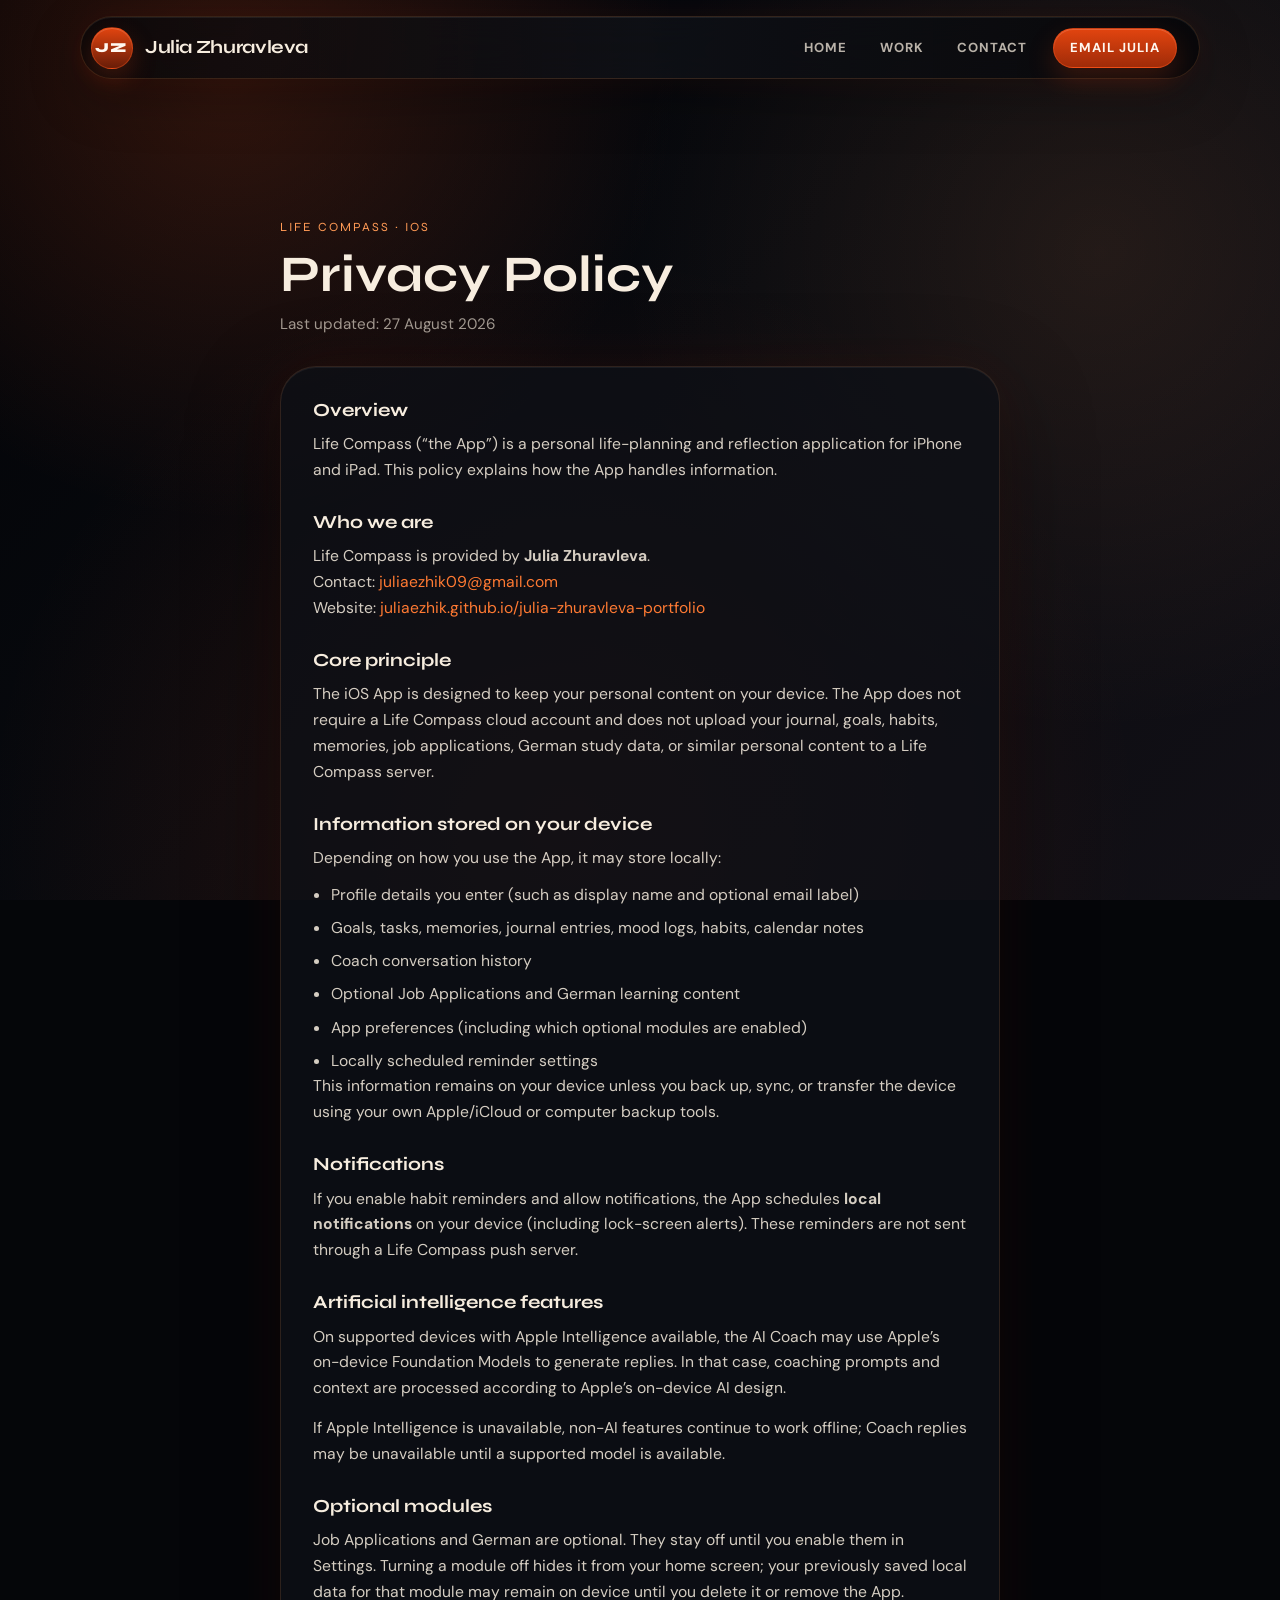
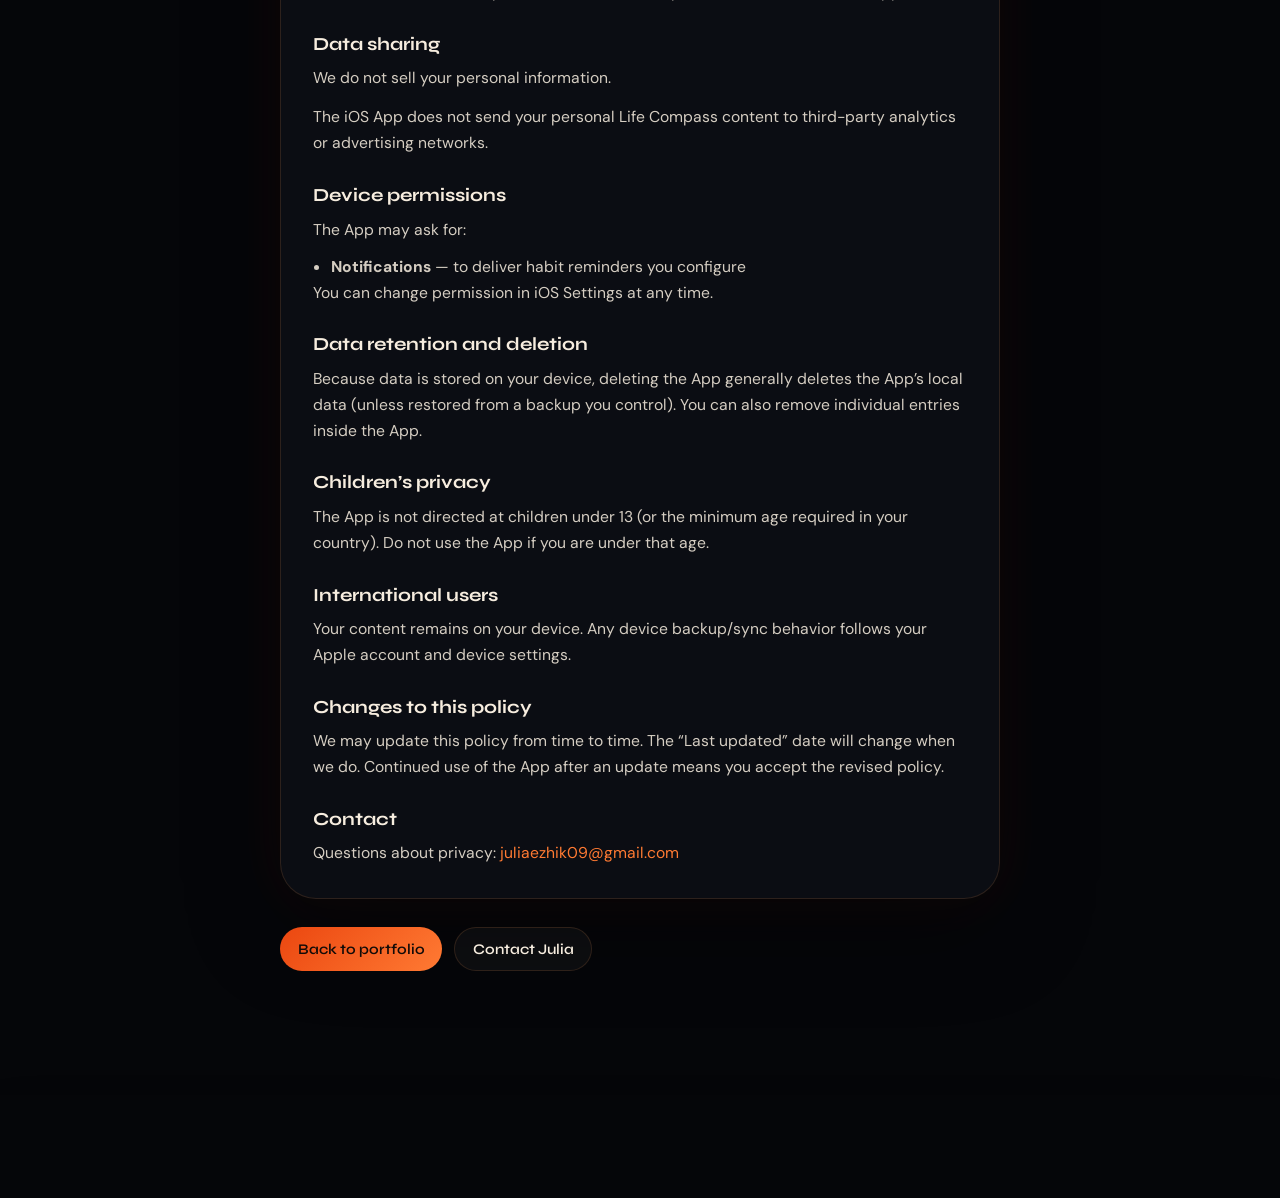
<file: life-compass-privacy.html>
<!DOCTYPE html>
<html lang="en">
<head>
  <meta charset="UTF-8">
  <meta name="viewport" content="width=device-width, initial-scale=1.0">
  <meta name="description" content="Privacy Policy for the Life Compass iOS app by Julia Zhuravleva.">
  <title>Privacy Policy — Life Compass · Julia Zhuravleva</title>
  <link rel="preconnect" href="https://fonts.googleapis.com">
  <link rel="preconnect" href="https://fonts.gstatic.com" crossorigin>
  <link href="https://fonts.googleapis.com/css2?family=DM+Sans:ital,opsz,wght@0,9..40,400;0,9..40,500;0,9..40,600;1,9..40,400&family=Syne:wght@300;400;600;700;800&display=swap" rel="stylesheet">
  <link rel="stylesheet" href="styles.css?v=life-compass-privacy-1">
  <style>
    .legal-page {
      width: min(720px, 100%);
      margin: 0 auto;
      padding: clamp(5.5rem, 12vw, 7.5rem) 0 2rem;
    }

    .legal-kicker {
      font-family: var(--font-display);
      font-size: 0.78rem;
      letter-spacing: 0.16em;
      text-transform: uppercase;
      color: var(--accent-glow);
      margin-bottom: 0.85rem;
    }

    .legal-page h1 {
      font-family: var(--font-display);
      font-size: clamp(2rem, 6vw, 3.2rem);
      line-height: 1.05;
      font-weight: 700;
      margin-bottom: 0.75rem;
    }

    .legal-meta {
      color: var(--text-muted);
      margin-bottom: 2rem;
      font-size: 0.95rem;
    }

    .legal-panel {
      background: var(--surface-panel);
      border: 1px solid var(--panel-border);
      border-radius: var(--panel-radius);
      box-shadow: var(--panel-shadow);
      padding: clamp(1.25rem, 4vw, 2rem);
    }

    .legal-panel h2 {
      font-family: var(--font-display);
      font-size: 1.15rem;
      margin: 1.75rem 0 0.65rem;
    }

    .legal-panel h2:first-child {
      margin-top: 0;
    }

    .legal-panel p,
    .legal-panel li {
      color: rgba(247, 237, 223, 0.86);
      line-height: 1.65;
      font-size: 0.98rem;
    }

    .legal-panel p + p {
      margin-top: 0.85rem;
    }

    .legal-panel ul {
      margin: 0.7rem 0 0 1.15rem;
      display: grid;
      gap: 0.45rem;
    }

    .legal-panel a {
      color: var(--accent-hot);
      text-decoration: none;
    }

    .legal-panel a:hover {
      text-decoration: underline;
    }

    .legal-actions {
      display: flex;
      flex-wrap: wrap;
      gap: 0.75rem;
      margin-top: 1.75rem;
    }

    .legal-actions a {
      display: inline-flex;
      align-items: center;
      justify-content: center;
      min-height: 2.75rem;
      padding: 0.7rem 1.1rem;
      border-radius: 999px;
      font-family: var(--font-display);
      font-weight: 600;
      font-size: 0.92rem;
      text-decoration: none;
    }

    .legal-actions__primary {
      background: linear-gradient(135deg, var(--accent-core), var(--accent-hot));
      color: #120b08;
    }

    .legal-actions__ghost {
      border: 1px solid var(--panel-border);
      color: var(--text);
      background: rgba(255, 255, 255, 0.03);
    }
  </style>
</head>
<body>
  <header class="site-header">
    <nav class="site-nav" aria-label="Primary">
      <a class="site-nav__brand" href="./" aria-label="Julia Zhuravleva home">
        <span class="site-nav__mark" aria-hidden="true">JZ</span>
        <span class="site-nav__name">Julia Zhuravleva</span>
      </a>

      <div id="site-nav-links" class="site-nav__links">
        <a href="./">Home</a>
        <a href="./#work">Work</a>
        <a href="./#contact">Contact</a>
      </div>

      <a class="site-nav__cta" href="mailto:juliaezhik09@gmail.com">Email Julia</a>
    </nav>
  </header>

  <main class="page">
    <article class="legal-page">
      <p class="legal-kicker">Life Compass · iOS</p>
      <h1>Privacy Policy</h1>
      <p class="legal-meta">Last updated: 27 August 2026</p>

      <div class="legal-panel">
        <h2>Overview</h2>
        <p>
          Life Compass (“the App”) is a personal life-planning and reflection application
          for iPhone and iPad. This policy explains how the App handles information.
        </p>

        <h2>Who we are</h2>
        <p>
          Life Compass is provided by <strong>Julia Zhuravleva</strong>.<br>
          Contact:
          <a href="mailto:juliaezhik09@gmail.com">juliaezhik09@gmail.com</a><br>
          Website:
          <a href="https://juliaezhik.github.io/julia-zhuravleva-portfolio/">juliaezhik.github.io/julia-zhuravleva-portfolio</a>
        </p>

        <h2>Core principle</h2>
        <p>
          The iOS App is designed to keep your personal content on your device.
          The App does not require a Life Compass cloud account and does not upload your
          journal, goals, habits, memories, job applications, German study data, or similar
          personal content to a Life Compass server.
        </p>

        <h2>Information stored on your device</h2>
        <p>Depending on how you use the App, it may store locally:</p>
        <ul>
          <li>Profile details you enter (such as display name and optional email label)</li>
          <li>Goals, tasks, memories, journal entries, mood logs, habits, calendar notes</li>
          <li>Coach conversation history</li>
          <li>Optional Job Applications and German learning content</li>
          <li>App preferences (including which optional modules are enabled)</li>
          <li>Locally scheduled reminder settings</li>
        </ul>
        <p>
          This information remains on your device unless you back up, sync, or transfer the
          device using your own Apple/iCloud or computer backup tools.
        </p>

        <h2>Notifications</h2>
        <p>
          If you enable habit reminders and allow notifications, the App schedules
          <strong>local notifications</strong> on your device (including lock-screen alerts).
          These reminders are not sent through a Life Compass push server.
        </p>

        <h2>Artificial intelligence features</h2>
        <p>
          On supported devices with Apple Intelligence available, the AI Coach may use
          Apple’s on-device Foundation Models to generate replies. In that case, coaching
          prompts and context are processed according to Apple’s on-device AI design.
        </p>
        <p>
          If Apple Intelligence is unavailable, non-AI features continue to work offline;
          Coach replies may be unavailable until a supported model is available.
        </p>

        <h2>Optional modules</h2>
        <p>
          Job Applications and German are optional. They stay off until you enable them in
          Settings. Turning a module off hides it from your home screen; your previously
          saved local data for that module may remain on device until you delete it or
          remove the App.
        </p>

        <h2>Data sharing</h2>
        <p>We do not sell your personal information.</p>
        <p>
          The iOS App does not send your personal Life Compass content to third-party
          analytics or advertising networks.
        </p>

        <h2>Device permissions</h2>
        <p>The App may ask for:</p>
        <ul>
          <li><strong>Notifications</strong> — to deliver habit reminders you configure</li>
        </ul>
        <p>You can change permission in iOS Settings at any time.</p>

        <h2>Data retention and deletion</h2>
        <p>
          Because data is stored on your device, deleting the App generally deletes the
          App’s local data (unless restored from a backup you control). You can also remove
          individual entries inside the App.
        </p>

        <h2>Children’s privacy</h2>
        <p>
          The App is not directed at children under 13 (or the minimum age required in your
          country). Do not use the App if you are under that age.
        </p>

        <h2>International users</h2>
        <p>
          Your content remains on your device. Any device backup/sync behavior follows your
          Apple account and device settings.
        </p>

        <h2>Changes to this policy</h2>
        <p>
          We may update this policy from time to time. The “Last updated” date will change
          when we do. Continued use of the App after an update means you accept the revised
          policy.
        </p>

        <h2>Contact</h2>
        <p>
          Questions about privacy:
          <a href="mailto:juliaezhik09@gmail.com">juliaezhik09@gmail.com</a>
        </p>
      </div>

      <div class="legal-actions">
        <a class="legal-actions__primary" href="./">Back to portfolio</a>
        <a class="legal-actions__ghost" href="mailto:juliaezhik09@gmail.com">Contact Julia</a>
      </div>
    </article>
  </main>

  <footer class="site-footer">
    <div class="site-footer__inner">
      <a class="site-footer__brand" href="./">
        <span class="site-footer__mark" aria-hidden="true">JZ</span>
        <div>
          <p class="site-footer__name">Julia Zhuravleva</p>
          <p class="site-footer__tagline">Web Developer · UI/UX</p>
        </div>
      </a>
      <nav class="site-footer__nav" aria-label="Footer">
        <a href="./">Home</a>
        <a href="./#work">Work</a>
        <a href="./#contact">Contact</a>
      </nav>
      <p class="site-footer__copyright">© 2026 Julia Zhuravleva. All rights reserved.</p>
    </div>
  </footer>
</body>
</html>
</file>
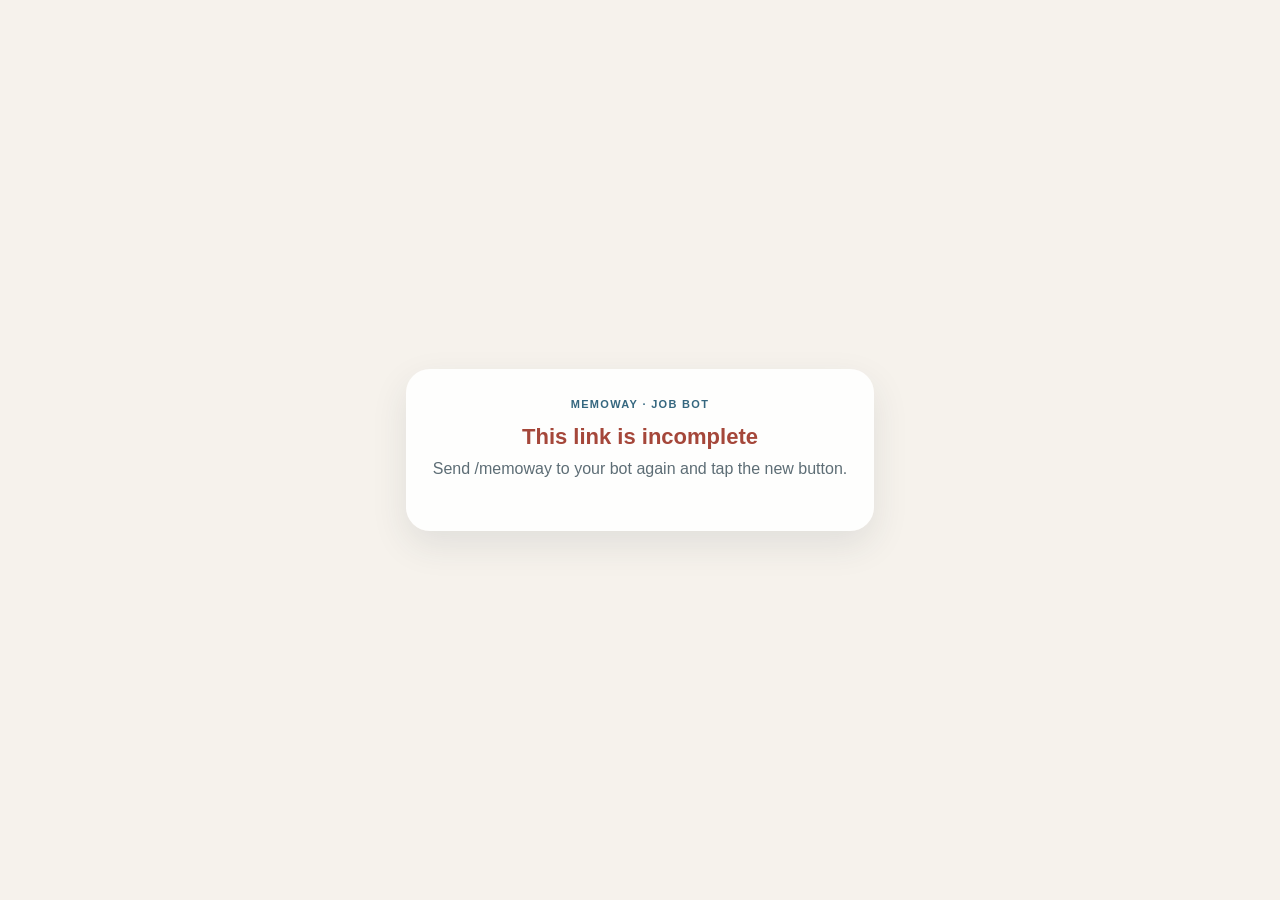
<file: memoway-import.html>
<!doctype html>
<html lang="en">
<head>
  <meta charset="utf-8">
  <meta name="viewport" content="width=device-width, initial-scale=1">
  <meta name="robots" content="noindex">
  <title>Connect Memoway</title>
  <style>
    :root { color-scheme: light; }
    body {
      margin: 0;
      min-height: 100vh;
      display: grid;
      place-items: center;
      background: #f6f2ec;
      color: #2b3a42;
      font: 16px/1.45 -apple-system, BlinkMacSystemFont, "Segoe UI", sans-serif;
    }
    main {
      width: min(420px, calc(100% - 40px));
      padding: 28px 24px;
      border-radius: 24px;
      background: rgba(255, 255, 255, 0.9);
      box-shadow: 0 14px 36px rgba(43, 58, 66, 0.1);
      text-align: center;
    }
    .eyebrow { font-size: 11px; letter-spacing: 0.12em; color: #35677f; font-weight: 700; }
    h1 { font-size: 22px; margin: 8px 0 4px; }
    .sub { color: #5d6d75; margin: 0 0 22px; }
    a.button {
      display: block;
      width: 100%;
      box-sizing: border-box;
      padding: 14px 18px;
      border-radius: 999px;
      background: #35677f;
      color: #fff;
      font: 600 16px/1.2 inherit;
      text-decoration: none;
    }
    .hint { font-size: 13px; color: #7b878d; margin-top: 18px; }
    .error h1 { color: #a5473a; }
  </style>
</head>
<body>
  <main id="app">
    <div class="eyebrow">MEMOWAY · JOB BOT</div>
    <h1 id="title">Connecting Memoway…</h1>
    <p class="sub" id="sub">From now on, applications from your bot appear in Memoway by themselves.</p>
    <a class="button" id="open" href="#">Open Memoway</a>
    <p class="hint" id="hint">
      If Memoway does not open by itself, tap the button.
      This page runs only in your browser; your link is never sent to a server.
    </p>
  </main>
  <script>
    (function () {
      var feed = new URLSearchParams(location.hash.replace(/^#/, '')).get('feed') || '';
      var url = '';
      try {
        var base64 = feed.replace(/-/g, '+').replace(/_/g, '/');
        while (base64.length % 4) base64 += '=';
        url = atob(base64);
      } catch (e) {
        url = '';
      }

      if (url.indexOf('https://') !== 0) {
        document.getElementById('app').classList.add('error');
        document.getElementById('title').textContent = 'This link is incomplete';
        document.getElementById('sub').textContent = 'Send /memoway to your bot again and tap the new button.';
        document.getElementById('open').style.display = 'none';
        document.getElementById('hint').style.display = 'none';
        return;
      }

      var deepLink = 'memoway://jobs/connect?feed=' + encodeURIComponent(feed);
      document.getElementById('open').href = deepLink;
      // In-app browsers often need a tap, so the button stays as the fallback.
      setTimeout(function () { location.href = deepLink; }, 250);
    })();
  </script>
</body>
</html>
</file>
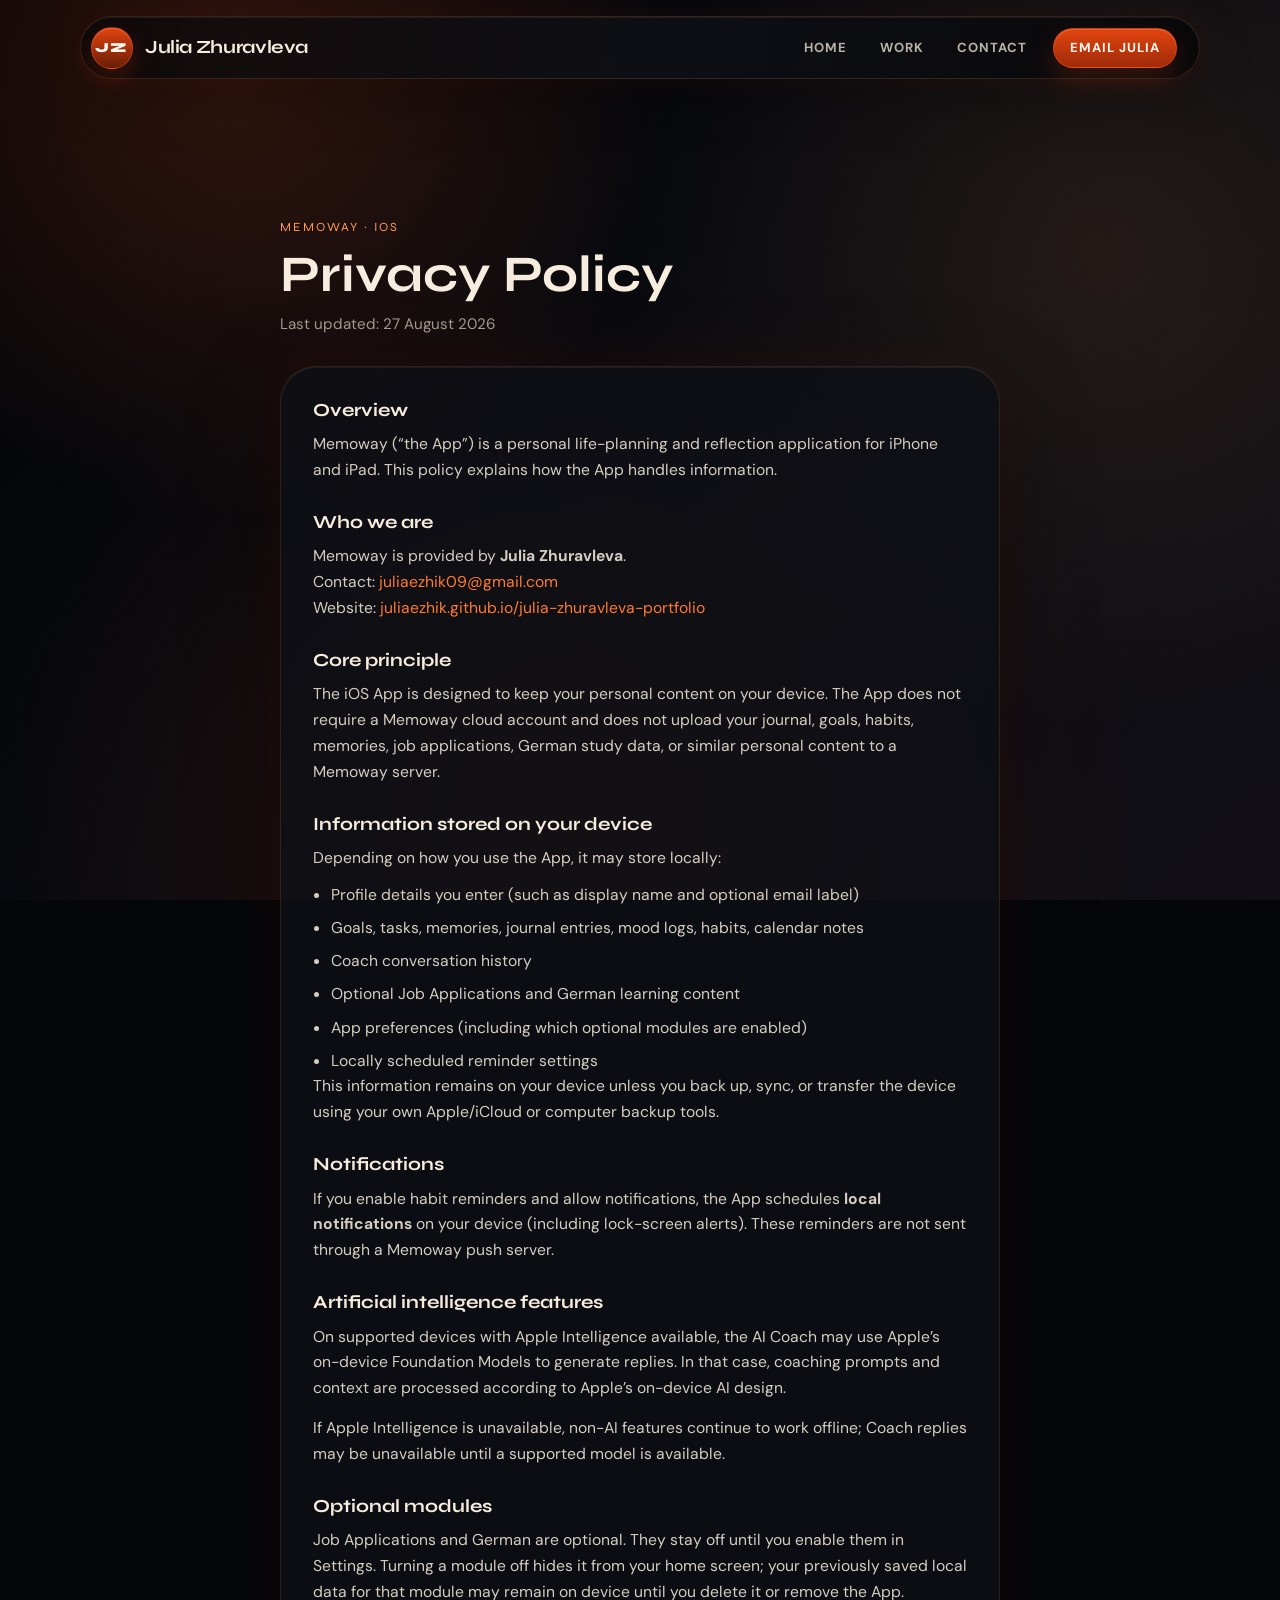
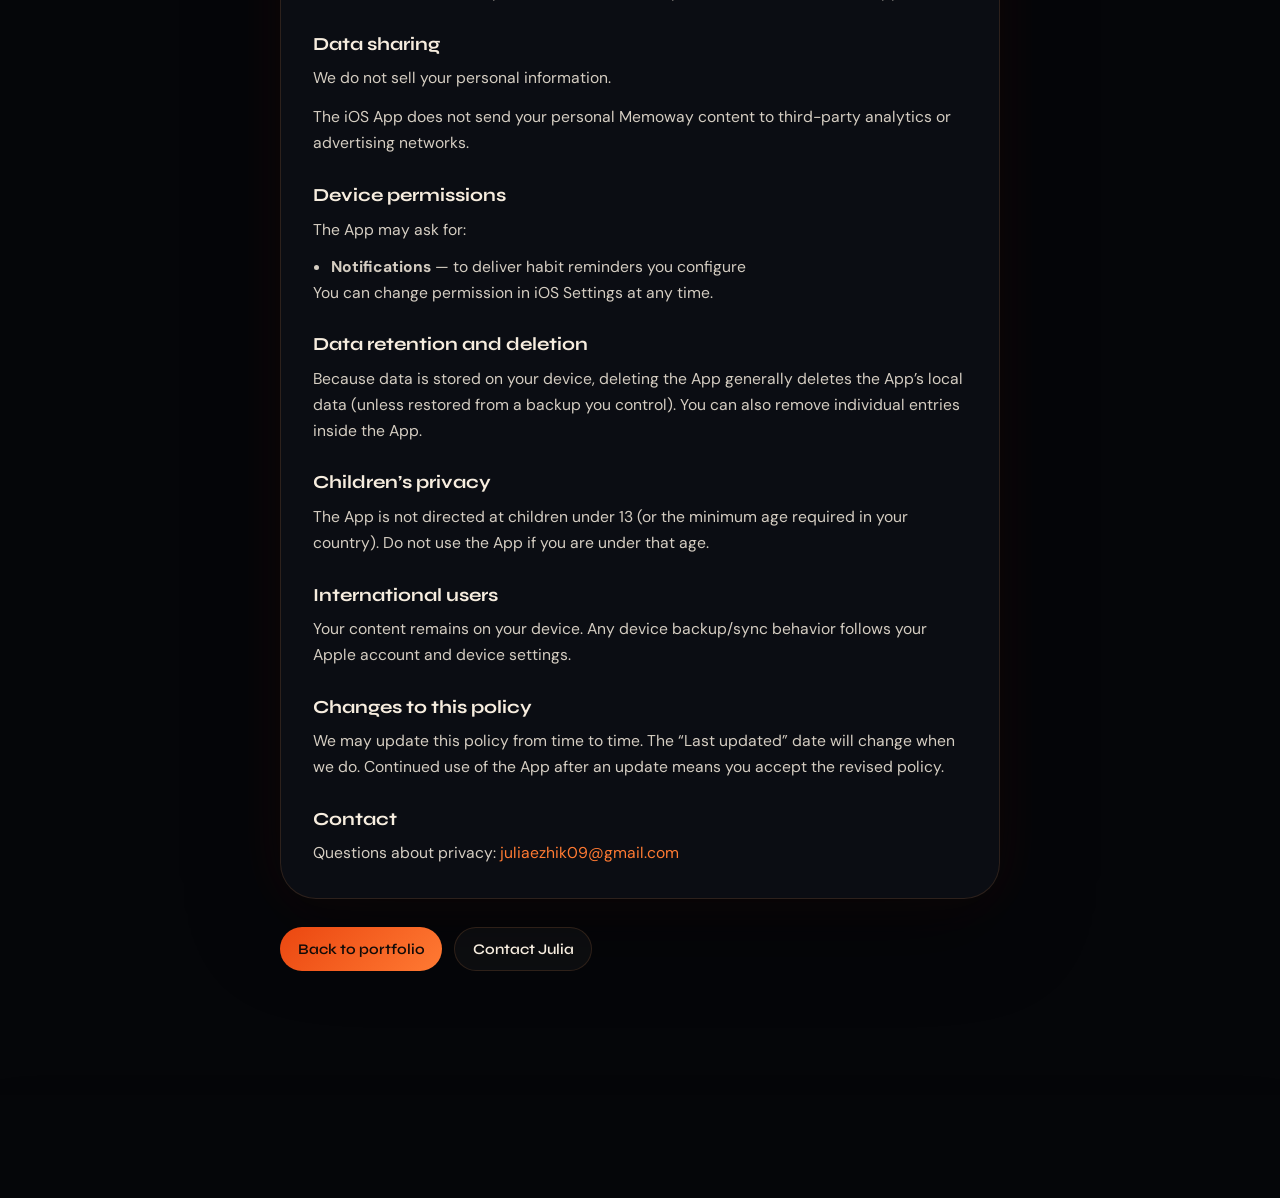
<file: memoway-privacy.html>
<!DOCTYPE html>
<html lang="en">
<head>
  <meta charset="UTF-8">
  <meta name="viewport" content="width=device-width, initial-scale=1.0">
  <meta name="description" content="Privacy Policy for the Memoway iOS app by Julia Zhuravleva.">
  <title>Privacy Policy — Memoway · Julia Zhuravleva</title>
  <link rel="preconnect" href="https://fonts.googleapis.com">
  <link rel="preconnect" href="https://fonts.gstatic.com" crossorigin>
  <link href="https://fonts.googleapis.com/css2?family=DM+Sans:ital,opsz,wght@0,9..40,400;0,9..40,500;0,9..40,600;1,9..40,400&family=Syne:wght@300;400;600;700;800&display=swap" rel="stylesheet">
  <link rel="stylesheet" href="styles.css?v=memoway-privacy-1">
  <style>
    .legal-page {
      width: min(720px, 100%);
      margin: 0 auto;
      padding: clamp(5.5rem, 12vw, 7.5rem) 0 2rem;
    }

    .legal-kicker {
      font-family: var(--font-display);
      font-size: 0.78rem;
      letter-spacing: 0.16em;
      text-transform: uppercase;
      color: var(--accent-glow);
      margin-bottom: 0.85rem;
    }

    .legal-page h1 {
      font-family: var(--font-display);
      font-size: clamp(2rem, 6vw, 3.2rem);
      line-height: 1.05;
      font-weight: 700;
      margin-bottom: 0.75rem;
    }

    .legal-meta {
      color: var(--text-muted);
      margin-bottom: 2rem;
      font-size: 0.95rem;
    }

    .legal-panel {
      background: var(--surface-panel);
      border: 1px solid var(--panel-border);
      border-radius: var(--panel-radius);
      box-shadow: var(--panel-shadow);
      padding: clamp(1.25rem, 4vw, 2rem);
    }

    .legal-panel h2 {
      font-family: var(--font-display);
      font-size: 1.15rem;
      margin: 1.75rem 0 0.65rem;
    }

    .legal-panel h2:first-child {
      margin-top: 0;
    }

    .legal-panel p,
    .legal-panel li {
      color: rgba(247, 237, 223, 0.86);
      line-height: 1.65;
      font-size: 0.98rem;
    }

    .legal-panel p + p {
      margin-top: 0.85rem;
    }

    .legal-panel ul {
      margin: 0.7rem 0 0 1.15rem;
      display: grid;
      gap: 0.45rem;
    }

    .legal-panel a {
      color: var(--accent-hot);
      text-decoration: none;
    }

    .legal-panel a:hover {
      text-decoration: underline;
    }

    .legal-actions {
      display: flex;
      flex-wrap: wrap;
      gap: 0.75rem;
      margin-top: 1.75rem;
    }

    .legal-actions a {
      display: inline-flex;
      align-items: center;
      justify-content: center;
      min-height: 2.75rem;
      padding: 0.7rem 1.1rem;
      border-radius: 999px;
      font-family: var(--font-display);
      font-weight: 600;
      font-size: 0.92rem;
      text-decoration: none;
    }

    .legal-actions__primary {
      background: linear-gradient(135deg, var(--accent-core), var(--accent-hot));
      color: #120b08;
    }

    .legal-actions__ghost {
      border: 1px solid var(--panel-border);
      color: var(--text);
      background: rgba(255, 255, 255, 0.03);
    }
  </style>
</head>
<body>
  <header class="site-header">
    <nav class="site-nav" aria-label="Primary">
      <a class="site-nav__brand" href="./" aria-label="Julia Zhuravleva home">
        <span class="site-nav__mark" aria-hidden="true">JZ</span>
        <span class="site-nav__name">Julia Zhuravleva</span>
      </a>

      <div id="site-nav-links" class="site-nav__links">
        <a href="./">Home</a>
        <a href="./#work">Work</a>
        <a href="./#contact">Contact</a>
      </div>

      <a class="site-nav__cta" href="mailto:juliaezhik09@gmail.com">Email Julia</a>
    </nav>
  </header>

  <main class="page">
    <article class="legal-page">
      <p class="legal-kicker">Memoway · iOS</p>
      <h1>Privacy Policy</h1>
      <p class="legal-meta">Last updated: 27 August 2026</p>

      <div class="legal-panel">
        <h2>Overview</h2>
        <p>
          Memoway (“the App”) is a personal life-planning and reflection application
          for iPhone and iPad. This policy explains how the App handles information.
        </p>

        <h2>Who we are</h2>
        <p>
          Memoway is provided by <strong>Julia Zhuravleva</strong>.<br>
          Contact:
          <a href="mailto:juliaezhik09@gmail.com">juliaezhik09@gmail.com</a><br>
          Website:
          <a href="https://juliaezhik.github.io/julia-zhuravleva-portfolio/">juliaezhik.github.io/julia-zhuravleva-portfolio</a>
        </p>

        <h2>Core principle</h2>
        <p>
          The iOS App is designed to keep your personal content on your device.
          The App does not require a Memoway cloud account and does not upload your
          journal, goals, habits, memories, job applications, German study data, or similar
          personal content to a Memoway server.
        </p>

        <h2>Information stored on your device</h2>
        <p>Depending on how you use the App, it may store locally:</p>
        <ul>
          <li>Profile details you enter (such as display name and optional email label)</li>
          <li>Goals, tasks, memories, journal entries, mood logs, habits, calendar notes</li>
          <li>Coach conversation history</li>
          <li>Optional Job Applications and German learning content</li>
          <li>App preferences (including which optional modules are enabled)</li>
          <li>Locally scheduled reminder settings</li>
        </ul>
        <p>
          This information remains on your device unless you back up, sync, or transfer the
          device using your own Apple/iCloud or computer backup tools.
        </p>

        <h2>Notifications</h2>
        <p>
          If you enable habit reminders and allow notifications, the App schedules
          <strong>local notifications</strong> on your device (including lock-screen alerts).
          These reminders are not sent through a Memoway push server.
        </p>

        <h2>Artificial intelligence features</h2>
        <p>
          On supported devices with Apple Intelligence available, the AI Coach may use
          Apple’s on-device Foundation Models to generate replies. In that case, coaching
          prompts and context are processed according to Apple’s on-device AI design.
        </p>
        <p>
          If Apple Intelligence is unavailable, non-AI features continue to work offline;
          Coach replies may be unavailable until a supported model is available.
        </p>

        <h2>Optional modules</h2>
        <p>
          Job Applications and German are optional. They stay off until you enable them in
          Settings. Turning a module off hides it from your home screen; your previously
          saved local data for that module may remain on device until you delete it or
          remove the App.
        </p>

        <h2>Data sharing</h2>
        <p>We do not sell your personal information.</p>
        <p>
          The iOS App does not send your personal Memoway content to third-party
          analytics or advertising networks.
        </p>

        <h2>Device permissions</h2>
        <p>The App may ask for:</p>
        <ul>
          <li><strong>Notifications</strong> — to deliver habit reminders you configure</li>
        </ul>
        <p>You can change permission in iOS Settings at any time.</p>

        <h2>Data retention and deletion</h2>
        <p>
          Because data is stored on your device, deleting the App generally deletes the
          App’s local data (unless restored from a backup you control). You can also remove
          individual entries inside the App.
        </p>

        <h2>Children’s privacy</h2>
        <p>
          The App is not directed at children under 13 (or the minimum age required in your
          country). Do not use the App if you are under that age.
        </p>

        <h2>International users</h2>
        <p>
          Your content remains on your device. Any device backup/sync behavior follows your
          Apple account and device settings.
        </p>

        <h2>Changes to this policy</h2>
        <p>
          We may update this policy from time to time. The “Last updated” date will change
          when we do. Continued use of the App after an update means you accept the revised
          policy.
        </p>

        <h2>Contact</h2>
        <p>
          Questions about privacy:
          <a href="mailto:juliaezhik09@gmail.com">juliaezhik09@gmail.com</a>
        </p>
      </div>

      <div class="legal-actions">
        <a class="legal-actions__primary" href="./">Back to portfolio</a>
        <a class="legal-actions__ghost" href="mailto:juliaezhik09@gmail.com">Contact Julia</a>
      </div>
    </article>
  </main>

  <footer class="site-footer">
    <div class="site-footer__inner">
      <a class="site-footer__brand" href="./">
        <span class="site-footer__mark" aria-hidden="true">JZ</span>
        <div>
          <p class="site-footer__name">Julia Zhuravleva</p>
          <p class="site-footer__tagline">Web Developer · UI/UX</p>
        </div>
      </a>
      <nav class="site-footer__nav" aria-label="Footer">
        <a href="./">Home</a>
        <a href="./#work">Work</a>
        <a href="./#contact">Contact</a>
      </nav>
      <p class="site-footer__copyright">© 2026 Julia Zhuravleva. All rights reserved.</p>
    </div>
  </footer>
</body>
</html>
</file>
<file: styles.css>
/* ── Reset & base ─────────────────────────────────────────────── */
*,
*::before,
*::after {
  box-sizing: border-box;
  margin: 0;
  padding: 0;
}

:root {
  --bg: #050609;
  --surface: #101218;
  --surface-panel: rgba(14, 16, 22, 0.78);
  --surface-card: rgba(12, 14, 19, 0.82);
  --text: #f7eddf;
  --text-muted: rgba(247, 237, 223, 0.62);
  --accent: #ff5a1f;
  --accent-core: #eb4710;
  --accent-hot: #ff7a33;
  --accent-glow: #ff9a55;
  --accent-soft: rgba(255, 90, 31, 0.32);
  --panel-border: rgba(255, 154, 85, 0.14);
  --panel-radius: clamp(22px, 4vw, 36px);
  --panel-shadow:
    0 1px 0 rgba(255, 255, 255, 0.06) inset,
    0 28px 92px rgba(0, 0, 0, 0.44),
    0 0 54px rgba(235, 71, 16, 0.08);
  --reveal-duration: 1.1s;
  --font-display: "Syne", system-ui, -apple-system, sans-serif;
  --font-body: "DM Sans", system-ui, -apple-system, sans-serif;
  --font: var(--font-body);
}

html,
body {
  width: 100%;
  max-width: 100%;
  min-height: 100%;
  overflow-x: hidden;
  overscroll-behavior-x: none;
}

html {
  scroll-behavior: smooth;
  touch-action: manipulation;
}

body {
  position: relative;
  overflow-x: hidden;
  touch-action: manipulation;
  font-family: var(--font);
  background:
    radial-gradient(circle at 18% 8%, rgba(255, 90, 31, 0.18), transparent 28rem),
    radial-gradient(circle at 86% 28%, rgba(255, 154, 85, 0.1), transparent 30rem),
    radial-gradient(circle at 44% 92%, rgba(235, 71, 16, 0.14), transparent 36rem),
    linear-gradient(135deg, #020306 0%, #080a0f 48%, #121016 100%),
    var(--bg);
  background-attachment: fixed;
  color: var(--text);
  -webkit-font-smoothing: antialiased;
}

.page {
  position: relative;
  z-index: 1;
  width: 100%;
  max-width: 100%;
  min-height: 100%;
  display: flex;
  flex-direction: column;
  align-items: center;
  gap: clamp(1.25rem, 3vw, 2rem);
  padding: 1.25rem 1.25rem clamp(4.5rem, 8vw, 7rem);
}

/* ── Scroll fuse ──────────────────────────────────────────────── */
.fuse-overlay {
  --fuse-progress: 0;
  position: absolute;
  inset: 0 auto auto 0;
  z-index: 8;
  width: 100%;
  height: var(--fuse-doc-height, 100vh);
  overflow: hidden;
  pointer-events: none;
}

.fuse-overlay__svg {
  position: absolute;
  inset: 0;
  width: 100%;
  height: 100%;
  overflow: visible;
}

.fuse-overlay__rope,
.fuse-overlay__burned,
.fuse-overlay__ember-trail {
  fill: none;
  stroke-linecap: round;
  stroke-linejoin: round;
  vector-effect: non-scaling-stroke;
}

.fuse-overlay__rope {
  stroke: url("#fuse-rope-gradient");
  stroke-width: 7;
  opacity: 0.48;
  filter: drop-shadow(0 10px 24px rgba(0, 0, 0, 0.34));
}

.fuse-overlay__burned {
  stroke: url("#fuse-burn-gradient");
  stroke-width: 5;
  stroke-dasharray: var(--fuse-progress) 1;
  opacity: 0.92;
  filter: url("#fuse-glow");
}

.fuse-overlay__ember-trail {
  stroke: rgba(255, 177, 104, 0.72);
  stroke-width: 1.4;
  stroke-dasharray: var(--fuse-progress) 1;
  opacity: 0.42;
  filter: drop-shadow(0 0 12px rgba(255, 90, 31, 0.46));
}

.fuse-spark {
  --spark-angle: 0deg;
  --spark-x: -100px;
  --spark-y: -100px;
  position: fixed;
  left: 0;
  top: 0;
  z-index: 9;
  width: 1px;
  height: 1px;
  opacity: 0;
  pointer-events: none;
  transform: translate3d(var(--spark-x), var(--spark-y), 0) translate(-50%, -50%);
  transition: none;
  will-change: transform, opacity;
}

.fuse-spark.is-visible {
  opacity: 1;
}

.fuse-spark__core,
.fuse-spark__flame,
.fuse-spark__smoke {
  position: absolute;
  left: 50%;
  top: 50%;
  display: block;
  border-radius: 999px;
  transform: translate(-50%, -50%);
  pointer-events: none;
}

.fuse-spark__core {
  width: 0.68rem;
  height: 0.68rem;
  background:
    radial-gradient(circle at 38% 30%, #fff7dc 0 18%, #ffbe73 28%, #ff5a1f 58%, transparent 70%);
  box-shadow:
    0 0 12px rgba(255, 242, 198, 0.94),
    0 0 28px rgba(255, 90, 31, 0.78),
    0 0 56px rgba(235, 71, 16, 0.5);
}

.fuse-spark__flame {
  width: 1.45rem;
  height: 2.1rem;
  background:
    radial-gradient(ellipse at 50% 22%, rgba(255, 248, 212, 0.95) 0 12%, transparent 26%),
    radial-gradient(ellipse at 52% 42%, rgba(255, 147, 73, 0.9) 0 38%, rgba(235, 71, 16, 0.72) 62%, transparent 74%);
  filter: blur(0.35px) saturate(1.18);
  mix-blend-mode: screen;
  transform:
    translate(-50%, -74%)
    rotate(calc(var(--spark-angle) - 12deg))
    scaleY(1.08);
  transform-origin: 50% 85%;
  animation: fuse-flame-flicker 820ms ease-in-out infinite alternate;
}

.fuse-spark__smoke {
  width: 2.6rem;
  height: 2.6rem;
  background:
    radial-gradient(circle, rgba(212, 188, 166, 0.16), transparent 62%);
  filter: blur(7px);
  opacity: 0.48;
  transform:
    translate(-72%, -66%)
    rotate(calc(var(--spark-angle) - 180deg));
}

.fuse-ember,
.fuse-smoke-puff {
  position: absolute;
  left: 0;
  top: 0;
  border-radius: 999px;
  pointer-events: none;
  will-change: transform, opacity;
}

.fuse-ember {
  width: var(--ember-size, 4px);
  height: var(--ember-size, 4px);
  background: radial-gradient(circle, #fff1bc 0 14%, #ff8a3d 42%, rgba(235, 71, 16, 0.04) 74%);
  box-shadow: 0 0 12px rgba(255, 90, 31, 0.74);
  animation: fuse-ember-fade 900ms ease-out forwards;
}

.fuse-smoke-puff {
  width: var(--smoke-size, 1.2rem);
  height: var(--smoke-size, 1.2rem);
  background: radial-gradient(circle, rgba(210, 190, 171, 0.2), rgba(91, 76, 69, 0.08) 48%, transparent 72%);
  filter: blur(5px);
  mix-blend-mode: screen;
  animation: fuse-smoke-drift 1600ms ease-out forwards;
}

.fuse-ready .fuse-section .fuse-reveal {
  opacity: 0;
  filter: blur(10px);
  transform: translateY(28px) scale(0.985);
  transition:
    opacity 0.85s cubic-bezier(0.2, 0.8, 0.2, 1),
    filter 0.85s cubic-bezier(0.2, 0.8, 0.2, 1),
    transform 0.85s cubic-bezier(0.2, 0.8, 0.2, 1);
}

.fuse-ready .fuse-section.is-ignited .fuse-reveal {
  opacity: 1;
  filter: blur(0);
  transform: translateY(0) scale(1);
}

[data-fuse-heading] {
  position: relative;
  transition:
    color 0.65s ease,
    text-shadow 0.65s ease,
    filter 0.65s ease;
}

[data-fuse-heading]::after {
  content: "";
  position: absolute;
  inset: -0.2em -0.18em;
  z-index: -1;
  border-radius: 999px;
  background:
    linear-gradient(90deg, transparent, rgba(255, 122, 51, 0.22), transparent);
  opacity: 0;
  filter: blur(14px);
  transform: scaleX(0.58);
  transform-origin: left center;
  transition:
    opacity 0.65s ease,
    transform 0.9s cubic-bezier(0.2, 0.8, 0.2, 1);
}

.fuse-section.is-ignited [data-fuse-heading] {
  color: #fff2df;
  filter: saturate(1.06);
  text-shadow:
    0 0 18px rgba(255, 122, 51, 0.42),
    0 0 42px rgba(235, 71, 16, 0.22);
}

.fuse-section.is-ignited [data-fuse-heading]::after {
  opacity: 1;
  transform: scaleX(1);
}

.fuse-section.is-igniting [data-fuse-heading] {
  animation: fuse-heading-ignite 880ms ease-out;
}

.fuse-section.is-igniting [data-fuse-heading]::after {
  animation: fuse-heading-glow 880ms ease-out;
}

@keyframes fuse-flame-flicker {
  0% {
    opacity: 0.82;
    transform:
      translate(-50%, -74%)
      rotate(calc(var(--spark-angle) - 16deg))
      scale(0.94, 1.02);
  }

  100% {
    opacity: 1;
    transform:
      translate(-50%, -78%)
      rotate(calc(var(--spark-angle) - 6deg))
      scale(1.08, 1.18);
  }
}

@keyframes fuse-heading-ignite {
  0%,
  100% {
    filter: saturate(1.06);
  }

  35% {
    filter: saturate(1.38) brightness(1.12);
    text-shadow:
      0 0 24px rgba(255, 190, 115, 0.72),
      0 0 58px rgba(235, 71, 16, 0.42);
  }
}

@keyframes fuse-heading-glow {
  0% {
    opacity: 0;
    transform: scaleX(0.4);
  }

  42% {
    opacity: 1;
    transform: scaleX(1.08);
  }

  100% {
    opacity: 1;
    transform: scaleX(1);
  }
}

@keyframes fuse-ember-fade {
  0% {
    opacity: 0.95;
    transform: translate3d(var(--ember-x), var(--ember-y), 0) scale(1);
  }

  100% {
    opacity: 0;
    transform:
      translate3d(
        calc(var(--ember-x) + var(--ember-drift-x)),
        calc(var(--ember-y) + var(--ember-drift-y)),
        0
      )
      scale(0.22);
  }
}

@keyframes fuse-smoke-drift {
  0% {
    opacity: 0.32;
    transform: translate3d(var(--smoke-x), var(--smoke-y), 0) scale(0.72);
  }

  100% {
    opacity: 0;
    transform:
      translate3d(
        calc(var(--smoke-x) + var(--smoke-drift-x)),
        calc(var(--smoke-y) + var(--smoke-drift-y)),
        0
      )
      scale(1.55);
  }
}

section[id] {
  scroll-margin-top: 6.5rem;
}

.visually-hidden {
  position: absolute;
  width: 1px;
  height: 1px;
  padding: 0;
  margin: -1px;
  overflow: hidden;
  clip: rect(0, 0, 0, 0);
  white-space: nowrap;
  border: 0;
}

/* ── Header navigation ────────────────────────────────────────── */
.site-header {
  width: 100%;
  position: sticky;
  top: 0;
  z-index: 20;
  padding: 1rem 1.25rem 0;
  pointer-events: none;
}

.site-nav {
  width: min(100%, 1120px);
  display: grid;
  grid-template-columns: minmax(0, 1fr) auto auto auto;
  align-items: center;
  gap: 0.75rem;
  margin-inline: auto;
  padding: 0.62rem;
  border: 1px solid rgba(255, 154, 85, 0.16);
  border-radius: 999px;
  background:
    linear-gradient(90deg, rgba(5, 6, 9, 0.82), rgba(16, 18, 24, 0.74), rgba(5, 6, 9, 0.82)),
    radial-gradient(circle at 12% 0%, rgba(255, 90, 31, 0.12), transparent 18rem);
  box-shadow:
    0 1px 0 rgba(255, 255, 255, 0.07) inset,
    0 18px 54px rgba(0, 0, 0, 0.28),
    0 0 32px rgba(235, 71, 16, 0.08);
  backdrop-filter: blur(18px);
  pointer-events: auto;
}

.site-nav__brand {
  min-width: 0;
  display: inline-flex;
  align-items: center;
  gap: 0.78rem;
  color: var(--text);
  text-decoration: none;
}

.site-nav__mark {
  flex: 0 0 auto;
  display: inline-flex;
  align-items: center;
  justify-content: center;
  width: 2.6rem;
  height: 2.6rem;
  border: 1px solid rgba(255, 90, 31, 0.38);
  border-radius: 50%;
  background:
    linear-gradient(180deg, rgba(235, 71, 16, 0.96), rgba(109, 30, 8, 0.96));
  color: #fff8f0;
  font-family: var(--font-display);
  font-size: 0.86rem;
  font-weight: 800;
  letter-spacing: 0.08em;
  line-height: 1;
  box-shadow:
    0 1px 0 rgba(255, 255, 255, 0.16) inset,
    0 10px 26px rgba(235, 71, 16, 0.22);
}

.site-nav__name {
  overflow: hidden;
  font-family: var(--font-display);
  font-size: clamp(1rem, 1.7vw, 1.16rem);
  font-weight: 700;
  letter-spacing: -0.02em;
  line-height: 1;
  text-overflow: ellipsis;
  white-space: nowrap;
}

.site-nav__links {
  display: flex;
  align-items: center;
  justify-content: center;
  gap: 0.35rem;
}

.site-nav__links a,
.site-nav__cta {
  display: inline-flex;
  align-items: center;
  justify-content: center;
  border-radius: 999px;
  font-size: 0.82rem;
  font-weight: 700;
  letter-spacing: 0.08em;
  line-height: 1;
  text-decoration: none;
  text-transform: uppercase;
  transition:
    border-color 0.2s ease,
    color 0.2s ease,
    background 0.2s ease,
    box-shadow 0.2s ease,
    transform 0.18s ease;
}

.site-nav__links a {
  padding: 0.68rem 0.78rem;
  border: 1px solid transparent;
  color: rgba(247, 237, 223, 0.74);
}

.site-nav__links a:hover {
  border-color: rgba(255, 122, 51, 0.38);
  background: rgba(255, 255, 255, 0.04);
  color: var(--text);
}

.site-nav__cta {
  padding: 0.78rem 1rem;
  border: 1px solid rgba(255, 90, 31, 0.42);
  background:
    linear-gradient(180deg, rgba(235, 71, 16, 0.96), rgba(166, 45, 9, 0.96));
  color: #fff8f0;
  box-shadow:
    0 1px 0 rgba(255, 255, 255, 0.16) inset,
    0 12px 28px rgba(235, 71, 16, 0.2);
}

.site-nav__cta:hover {
  transform: translateY(-1px);
  box-shadow:
    0 1px 0 rgba(255, 255, 255, 0.18) inset,
    0 16px 34px rgba(235, 71, 16, 0.3);
}

.site-nav__lang {
  display: inline-flex;
  align-items: center;
  padding: 0.2rem;
  border: 1px solid rgba(255, 154, 85, 0.2);
  border-radius: 999px;
  background: rgba(255, 255, 255, 0.03);
  gap: 0.12rem;
}

.site-nav__lang-btn {
  min-width: 2.35rem;
  padding: 0.52rem 0.62rem;
  border: 1px solid transparent;
  border-radius: 999px;
  background: transparent;
  color: rgba(247, 237, 223, 0.62);
  font-size: 0.72rem;
  font-weight: 700;
  letter-spacing: 0.12em;
  line-height: 1;
  text-transform: uppercase;
  cursor: pointer;
  transition:
    border-color 0.2s ease,
    color 0.2s ease,
    background 0.2s ease,
    box-shadow 0.2s ease;
}

.site-nav__lang-btn:hover {
  color: var(--text);
  border-color: rgba(255, 122, 51, 0.28);
  background: rgba(255, 255, 255, 0.04);
}

.site-nav__lang-btn.is-active {
  border-color: rgba(255, 90, 31, 0.48);
  background:
    linear-gradient(180deg, rgba(235, 71, 16, 0.92), rgba(128, 34, 8, 0.92));
  color: #fff8f0;
  box-shadow:
    0 1px 0 rgba(255, 255, 255, 0.14) inset,
    0 8px 20px rgba(235, 71, 16, 0.18);
}

.site-nav__lang-btn:focus-visible {
  outline: 2px solid rgba(255, 122, 51, 0.76);
  outline-offset: 3px;
}

.site-nav__toggle {
  display: none;
  align-items: center;
  justify-content: center;
  width: 2.6rem;
  height: 2.6rem;
  border: 1px solid rgba(255, 154, 85, 0.18);
  border-radius: 50%;
  background: rgba(255, 255, 255, 0.035);
  color: var(--text);
  cursor: pointer;
}

.site-nav__toggle-line,
.site-nav__toggle-line::before,
.site-nav__toggle-line::after {
  width: 1rem;
  height: 2px;
  display: block;
  border-radius: 999px;
  background: currentColor;
  transition:
    transform 0.2s ease,
    opacity 0.2s ease;
}

.site-nav__toggle-line {
  position: relative;
}

.site-nav__toggle-line::before,
.site-nav__toggle-line::after {
  content: "";
  position: absolute;
  left: 0;
}

.site-nav__toggle-line::before {
  transform: translateY(-0.34rem);
}

.site-nav__toggle-line::after {
  transform: translateY(0.34rem);
}

.site-nav.is-open .site-nav__toggle-line {
  background: transparent;
}

.site-nav.is-open .site-nav__toggle-line::before {
  background: var(--text);
  transform: rotate(45deg);
}

.site-nav.is-open .site-nav__toggle-line::after {
  background: var(--text);
  transform: rotate(-45deg);
}

.site-nav__brand:focus-visible,
.site-nav__links a:focus-visible,
.site-nav__cta:focus-visible,
.site-nav__lang-btn:focus-visible,
.site-nav__toggle:focus-visible {
  outline: 2px solid rgba(255, 122, 51, 0.76);
  outline-offset: 4px;
}

/* ── Stage & canvas ───────────────────────────────────────────── */
.hero {
  width: min(100%, 1120px);
  min-height: calc(100svh - 2.5rem);
  position: relative;
  display: grid;
  grid-template-rows: auto minmax(0, 1fr) auto;
  align-items: center;
  gap: clamp(1rem, 2.4vw, 1.35rem);
  padding: clamp(1.35rem, 3vw, 2.1rem);
  border: 1px solid var(--panel-border);
  border-radius: var(--panel-radius);
  overflow: hidden;
  background:
    radial-gradient(circle at 12% 0%, rgba(255, 90, 31, 0.14), transparent 22rem),
    radial-gradient(circle at 86% 18%, rgba(255, 154, 85, 0.08), transparent 24rem),
    linear-gradient(180deg, var(--surface-panel), rgba(8, 9, 14, 0.78));
  box-shadow: var(--panel-shadow);
  backdrop-filter: blur(16px);
}

.hero::before {
  content: "";
  position: absolute;
  inset: 0;
  pointer-events: none;
  background-image:
    linear-gradient(rgba(255, 154, 85, 0.035) 1px, transparent 1px),
    linear-gradient(90deg, rgba(255, 90, 31, 0.026) 1px, transparent 1px);
  background-size: 46px 46px;
  mask-image: linear-gradient(180deg, rgba(0, 0, 0, 0.5), transparent 72%);
}

.hero__header {
  position: relative;
  z-index: 2;
  display: grid;
  grid-template-columns: minmax(0, 0.9fr) minmax(18rem, 0.64fr);
  gap: clamp(1.25rem, 4vw, 3.5rem);
  align-items: end;
  width: 100%;
}

.hero__header .section-kicker {
  margin-bottom: 0;
}

.hero__intro {
  color: var(--text-muted);
  font-size: clamp(0.95rem, 1.45vw, 1.05rem);
  line-height: 1.68;
}

.stage {
  position: relative;
  z-index: 1;
  width: 100%;
  aspect-ratio: 16 / 10;
  max-height: min(72vh, 620px);
  border: 1px solid rgba(255, 154, 85, 0.14);
  border-radius: 24px;
  overflow: hidden;
  background:
    linear-gradient(145deg, rgba(255, 255, 255, 0.045), transparent 28%),
    radial-gradient(circle at 48% 18%, rgba(255, 122, 51, 0.12), transparent 24rem),
    linear-gradient(180deg, rgba(14, 16, 22, 0.72), var(--surface-card));
  box-shadow:
    0 1px 0 rgba(255, 255, 255, 0.06) inset,
    0 20px 58px rgba(0, 0, 0, 0.34);
  touch-action: pan-y;
}

.stage::before {
  content: "";
  position: absolute;
  inset: 0;
  z-index: 0;
  pointer-events: none;
  background-image:
    linear-gradient(rgba(255, 154, 85, 0.045) 1px, transparent 1px),
    linear-gradient(90deg, rgba(255, 90, 31, 0.035) 1px, transparent 1px);
  background-size: 42px 42px;
  mask-image: radial-gradient(circle at 50% 42%, rgba(0, 0, 0, 0.5), transparent 70%);
}

.stage::after {
  content: "";
  position: absolute;
  inset: 0;
  z-index: 0;
  pointer-events: none;
  background-image:
    radial-gradient(circle at 22% 26%, rgba(255, 255, 255, 0.055), transparent 0.08rem),
    radial-gradient(circle at 68% 62%, rgba(255, 122, 51, 0.045), transparent 0.07rem);
  background-size: 3px 3px, 5px 5px;
  opacity: 0.46;
  mix-blend-mode: screen;
}

.canvas-host {
  position: absolute;
  inset: 0;
  z-index: 1;
  touch-action: pan-y;
}

.canvas-host canvas {
  display: block;
  width: 100% !important;
  height: 100% !important;
}

.availability-pill {
  position: absolute;
  top: clamp(1rem, 2.4vw, 1.45rem);
  left: clamp(1rem, 2.4vw, 1.45rem);
  z-index: 2;
  display: inline-flex;
  align-items: center;
  gap: 0.52rem;
  padding: 0.52rem 0.78rem;
  border: 1px solid rgba(255, 154, 85, 0.2);
  border-radius: 999px;
  background: rgba(7, 8, 12, 0.48);
  color: rgba(247, 237, 223, 0.78);
  font-size: clamp(0.68rem, 1.35vw, 0.78rem);
  font-weight: 600;
  letter-spacing: 0.08em;
  line-height: 1;
  text-transform: uppercase;
  box-shadow:
    0 1px 0 rgba(255, 255, 255, 0.08) inset,
    0 14px 32px rgba(0, 0, 0, 0.22),
    0 0 22px rgba(235, 71, 16, 0.08);
  backdrop-filter: blur(14px);
}

.availability-pill__dot {
  width: 0.42rem;
  height: 0.42rem;
  border-radius: 999px;
  background: var(--accent-core);
  box-shadow: 0 0 14px rgba(235, 71, 16, 0.72);
}

/* ── Title reveal (screen-reader companion; visual title is in Three.js scene) ─ */
.title-reveal {
  position: absolute;
  width: 1px;
  height: 1px;
  padding: 0;
  margin: -1px;
  overflow: hidden;
  clip: rect(0, 0, 0, 0);
  white-space: nowrap;
  border: 0;
  font-family: var(--font-display);
}

.title-reveal__subtitle {
  font-family: var(--font-body);
  font-size: 0.6875rem;
  font-weight: 500;
  letter-spacing: 0.22em;
  text-transform: uppercase;
  color: var(--accent-core);
  margin-bottom: 1.35rem;
}

.title-reveal__title {
  font-family: var(--font-display);
  font-weight: 300;
  letter-spacing: 0.02em;
  line-height: 1.28;
}

.title-reveal__first {
  display: block;
  font-weight: 300;
  margin-bottom: 0.18em;
}

.title-reveal__last {
  display: block;
  font-weight: 700;
  font-size: 1.12em;
  letter-spacing: 0.045em;
  color: var(--accent-core);
}

/* ── Replay button ────────────────────────────────────────────── */
.replay-btn {
  justify-self: center;
  position: relative;
  z-index: 2;
  display: inline-flex;
  align-items: center;
  gap: 0.45rem;
  padding: 0.62rem 1.18rem;
  border: 1px solid var(--accent-soft);
  border-radius: 999px;
  background:
    linear-gradient(180deg, rgba(30, 32, 40, 0.88), rgba(10, 11, 16, 0.84));
  color: var(--text);
  font: inherit;
  font-size: 0.875rem;
  font-weight: 600;
  cursor: pointer;
  box-shadow:
    0 1px 0 rgba(255, 255, 255, 0.08) inset,
    0 12px 34px rgba(0, 0, 0, 0.34),
    0 0 24px rgba(255, 90, 31, 0.12);
  backdrop-filter: blur(10px);
  transition:
    background 0.2s ease,
    border-color 0.2s ease,
    box-shadow 0.2s ease,
    transform 0.15s ease;
}

.replay-btn[hidden] {
  display: none;
}

.replay-btn:hover {
  background:
    linear-gradient(180deg, rgba(45, 36, 32, 0.96), rgba(18, 13, 12, 0.94));
  border-color: rgba(255, 122, 51, 0.62);
  box-shadow:
    0 1px 0 rgba(255, 255, 255, 0.1) inset,
    0 16px 38px rgba(0, 0, 0, 0.38),
    0 0 32px rgba(255, 90, 31, 0.2);
}

.replay-btn:active {
  transform: scale(0.97);
}

.replay-btn:focus-visible {
  outline: 2px solid rgba(255, 122, 51, 0.72);
  outline-offset: 3px;
}

.replay-btn__icon {
  font-size: 1.1rem;
  line-height: 1;
  color: var(--accent);
}

/* ── Technology marquee ───────────────────────────────────────── */
.tech-marquee {
  width: min(100%, 1120px);
  position: relative;
  padding: clamp(0.45rem, 1.4vw, 0.8rem) 0 clamp(0.95rem, 2.2vw, 1.35rem);
  overflow: visible;
  isolation: isolate;
}

.tech-marquee__header {
  position: relative;
  z-index: 2;
  margin-bottom: 0.7rem;
}

.tech-marquee__header .section-kicker {
  margin-bottom: 0;
}

.tech-marquee__viewport {
  position: relative;
  z-index: 2;
  width: 100%;
  overflow: hidden;
  border: 1px solid rgba(255, 154, 85, 0.1);
  border-radius: 999px;
  background: rgba(5, 6, 9, 0.32);
}

.tech-marquee__viewport::before {
  content: "";
  position: absolute;
  inset: 0;
  z-index: 2;
  pointer-events: none;
  background: linear-gradient(
    90deg,
    rgba(5, 6, 9, 0.94),
    transparent 10%,
    transparent 90%,
    rgba(5, 6, 9, 0.94)
  );
}

.tech-marquee__viewport:focus-visible {
  outline: 2px solid rgba(255, 122, 51, 0.72);
  outline-offset: 4px;
}

.tech-marquee__track {
  display: flex;
  width: max-content;
  animation: tech-marquee-scroll 34s linear infinite;
}

@media (hover: hover) and (pointer: fine) {
  .tech-marquee:hover .tech-marquee__track,
  .tech-marquee__viewport:focus-visible .tech-marquee__track {
    animation-play-state: paused;
  }
}

.tech-marquee.is-paused .tech-marquee__track {
  animation-play-state: paused;
}

.tech-marquee__group {
  display: flex;
  align-items: center;
  flex-shrink: 0;
  gap: 0.72rem;
  padding: 0.62rem 0.72rem;
}

.tech-marquee__group span {
  display: inline-flex;
  align-items: center;
  gap: 0.5rem;
  padding: 0.58rem 0.88rem;
  border: 1px solid rgba(255, 154, 85, 0.12);
  border-radius: 999px;
  background: rgba(255, 255, 255, 0.045);
  color: rgba(247, 237, 223, 0.88);
  font-size: clamp(0.76rem, 1.4vw, 0.9rem);
  font-weight: 700;
  letter-spacing: 0.04em;
  line-height: 1;
  text-transform: uppercase;
  white-space: nowrap;
}

.tech-marquee__group span::before {
  content: "";
  width: 0.38rem;
  height: 0.38rem;
  border-radius: 999px;
  background: var(--accent-core);
  box-shadow: 0 0 12px rgba(235, 71, 16, 0.68);
}

@keyframes tech-marquee-scroll {
  to {
    transform: translateX(-50%);
  }
}

/* ── Projects section ─────────────────────────────────────────── */
.projects {
  width: min(100%, 1120px);
  position: relative;
  padding: clamp(3rem, 7vw, 5.5rem);
  border: 1px solid var(--panel-border);
  border-radius: var(--panel-radius);
  overflow: hidden;
  overflow: clip;
  touch-action: pan-y;
  background:
    radial-gradient(circle at 12% 0%, rgba(255, 90, 31, 0.14), transparent 22rem),
    radial-gradient(circle at 86% 18%, rgba(255, 154, 85, 0.08), transparent 24rem),
    linear-gradient(180deg, var(--surface-panel), rgba(8, 9, 14, 0.78));
  box-shadow: var(--panel-shadow);
  backdrop-filter: blur(16px);
}

.projects::before {
  content: "";
  position: absolute;
  inset: 0;
  pointer-events: none;
  background-image:
    linear-gradient(rgba(255, 154, 85, 0.035) 1px, transparent 1px),
    linear-gradient(90deg, rgba(255, 90, 31, 0.026) 1px, transparent 1px);
  background-size: 46px 46px;
  mask-image: linear-gradient(180deg, rgba(0, 0, 0, 0.5), transparent 72%);
}

.section-kicker {
  position: relative;
  z-index: 1;
  display: inline-flex;
  align-items: center;
  gap: 0.58rem;
  margin-bottom: 1.1rem;
  color: var(--accent-core);
  font-size: 0.74rem;
  font-weight: 700;
  letter-spacing: 0.18em;
  line-height: 1;
  text-transform: uppercase;
}

.section-kicker::before {
  content: "";
  width: 1.8rem;
  height: 1px;
  background: linear-gradient(90deg, transparent, var(--accent-core));
}

.projects__header {
  position: relative;
  z-index: 1;
  display: grid;
  grid-template-columns: minmax(0, 0.9fr) minmax(18rem, 0.64fr);
  gap: clamp(1.5rem, 5vw, 4.5rem);
  align-items: end;
  margin-bottom: clamp(2.25rem, 5vw, 3.8rem);
}

.projects__title {
  font-family: var(--font-display);
  font-size: clamp(2.5rem, 7vw, 5.35rem);
  font-weight: 700;
  letter-spacing: -0.055em;
  line-height: 0.94;
}

.projects__intro {
  color: var(--text-muted);
  font-size: clamp(0.98rem, 1.6vw, 1.08rem);
  line-height: 1.7;
}

.project-grid {
  position: relative;
  z-index: 1;
  display: grid;
  grid-template-columns: repeat(2, minmax(0, 1fr));
  gap: clamp(1rem, 2.4vw, 1.35rem);
  touch-action: pan-y;
}

.project-card--feature {
  grid-column: 1 / -1;
  min-height: auto;
}

.project-card {
  position: relative;
  min-height: 29rem;
  display: flex;
  flex-direction: column;
  padding: clamp(1.35rem, 3vw, 2rem);
  border: 1px solid rgba(255, 154, 85, 0.14);
  border-radius: 24px;
  overflow: hidden;
  overflow: clip;
  touch-action: pan-y;
  -webkit-touch-callout: none;
  background:
    linear-gradient(145deg, rgba(255, 255, 255, 0.06), transparent 28%),
    linear-gradient(180deg, rgba(18, 20, 27, 0.94), rgba(8, 9, 13, 0.96));
  box-shadow:
    0 1px 0 rgba(255, 255, 255, 0.06) inset,
    0 20px 58px rgba(0, 0, 0, 0.34);
  transition:
    border-color 0.24s ease,
    box-shadow 0.24s ease,
    transform 0.24s ease;
}

.project-card::before {
  content: "";
  position: absolute;
  inset: 0;
  pointer-events: none;
  background:
    radial-gradient(circle at 22% 16%, rgba(255, 90, 31, 0.18), transparent 16rem),
    linear-gradient(180deg, transparent 38%, rgba(235, 71, 16, 0.08));
  opacity: 0.84;
}

.project-card::after {
  content: "";
  position: absolute;
  right: -18%;
  bottom: -20%;
  width: 18rem;
  height: 18rem;
  border: 1px solid rgba(255, 122, 51, 0.12);
  border-radius: 50%;
  background: radial-gradient(circle, rgba(255, 90, 31, 0.16), transparent 58%);
  pointer-events: none;
}

.project-card--accent::before {
  background:
    radial-gradient(circle at 18% 14%, rgba(255, 154, 85, 0.16), transparent 15rem),
    linear-gradient(180deg, transparent 40%, rgba(255, 90, 31, 0.1));
}

.project-card__meta,
.project-card__title,
.project-card__description,
.project-card__tags,
.project-card__link {
  position: relative;
  z-index: 1;
}

.project-card__meta {
  display: flex;
  justify-content: space-between;
  gap: 1rem;
  margin-bottom: auto;
}

.project-card__category,
.project-card__index {
  color: rgba(247, 237, 223, 0.54);
  font-size: 0.72rem;
  font-weight: 700;
  letter-spacing: 0.12em;
  line-height: 1.4;
  text-transform: uppercase;
}

.project-card__index {
  color: rgba(255, 90, 31, 0.64);
}

.project-card__title {
  margin-top: clamp(4rem, 8vw, 6.2rem);
  font-family: var(--font-display);
  font-size: clamp(1.8rem, 3.8vw, 3rem);
  font-weight: 700;
  letter-spacing: -0.04em;
  line-height: 1;
}

.project-card__description {
  max-width: 34rem;
  margin-top: 1.1rem;
  color: rgba(247, 237, 223, 0.68);
  font-size: 0.98rem;
  line-height: 1.72;
}

.project-card__tags {
  display: flex;
  flex-wrap: wrap;
  gap: 0.52rem;
  margin-top: 1.55rem;
}

.project-card__tags span {
  display: inline-flex;
  padding: 0.48rem 0.68rem;
  border: 1px solid rgba(255, 154, 85, 0.14);
  border-radius: 999px;
  background: rgba(255, 255, 255, 0.04);
  color: rgba(247, 237, 223, 0.74);
  font-size: 0.78rem;
  font-weight: 600;
  line-height: 1;
}

.project-card__link {
  width: fit-content;
  display: inline-flex;
  align-items: center;
  gap: 0.5rem;
  margin-top: 1.85rem;
  padding: 0.72rem 1rem;
  border: 1px solid rgba(255, 90, 31, 0.4);
  border-radius: 999px;
  background:
    linear-gradient(180deg, rgba(235, 71, 16, 0.96), rgba(166, 45, 9, 0.96));
  color: #fff8f0;
  font-size: 0.88rem;
  font-weight: 700;
  line-height: 1;
  text-decoration: none;
  box-shadow:
    0 1px 0 rgba(255, 255, 255, 0.16) inset,
    0 12px 28px rgba(235, 71, 16, 0.24);
  transition:
    box-shadow 0.2s ease,
    transform 0.18s ease;
  touch-action: pan-y;
  -webkit-touch-callout: none;
}

.project-card__link::after {
  content: "↗";
  font-size: 0.86rem;
}

.project-card__link:focus-visible {
  outline: 2px solid rgba(255, 122, 51, 0.76);
  outline-offset: 4px;
}

/* ── Screen gallery ───────────────────────────────────────────── */
.screen-gallery {
  width: min(100%, 1120px);
  position: relative;
  padding: clamp(1.5rem, 4vw, 3rem) 0;
}

.screen-gallery__header {
  position: relative;
  z-index: 1;
  display: flex;
  justify-content: center;
  margin-bottom: clamp(1.4rem, 4vw, 2.6rem);
  text-align: center;
}

.screen-gallery__title {
  max-width: 12ch;
  font-family: var(--font-display);
  font-size: clamp(2.3rem, 6vw, 4.9rem);
  font-weight: 700;
  letter-spacing: -0.055em;
  line-height: 0.96;
}

.screen-gallery__viewport {
  max-width: 48rem;
  margin-inline: auto;
  overflow: visible;
}

.screen-card--clone {
  display: none;
}

.screen-gallery__grid {
  position: relative;
  display: grid;
  grid-template-columns: repeat(auto-fit, minmax(7.75rem, 8.5rem));
  justify-content: center;
  gap: clamp(0.6rem, 1.5vw, 0.9rem);
  align-items: start;
}

.screen-card {
  min-width: 0;
  width: min(100%, 8.5rem);
  justify-self: center;
  display: grid;
}

.screen-card:nth-child(3n + 2) {
  margin-top: clamp(1.4rem, 4vw, 3.5rem);
}

.screen-card__device {
  --phone-width: clamp(7.5rem, 10vw, 8.25rem);
  --phone-side-bezel: clamp(0.24rem, 0.46vw, 0.32rem);
  --phone-top-bezel: clamp(0.62rem, 0.95vw, 0.78rem);
  --phone-bottom-bezel: clamp(0.34rem, 0.64vw, 0.46rem);
  position: relative;
  width: min(100%, var(--phone-width));
  max-width: 8.25rem;
  margin-inline: auto;
  aspect-ratio: 9 / 19.48;
  border: 1px solid rgba(255, 184, 126, 0.26);
  border-radius: clamp(18px, 2.4vw, 24px);
  overflow: hidden;
  background:
    linear-gradient(145deg, rgba(255, 255, 255, 0.16), transparent 22%),
    radial-gradient(circle at 50% 0%, rgba(255, 122, 51, 0.2), transparent 8rem),
    linear-gradient(180deg, #22242d, #050609 58%, #020306);
  box-shadow:
    0 1px 0 rgba(255, 255, 255, 0.12) inset,
    0 0 0 0.38rem rgba(2, 3, 6, 0.76) inset,
    0 20px 48px rgba(0, 0, 0, 0.42),
    0 0 34px rgba(235, 71, 16, 0.1);
  transition: transform 0.24s ease;
}

@media (hover: hover) and (pointer: fine) {
  .screen-card:hover .screen-card__device {
    transform: scale(1.018);
  }

  .project-card:hover {
    transform: translateY(-6px);
    border-color: rgba(255, 122, 51, 0.42);
    box-shadow:
      0 1px 0 rgba(255, 255, 255, 0.08) inset,
      0 28px 76px rgba(0, 0, 0, 0.44),
      0 0 36px rgba(235, 71, 16, 0.14);
  }

  .project-card__link:hover {
    transform: translateY(-2px);
    box-shadow:
      0 1px 0 rgba(255, 255, 255, 0.18) inset,
      0 16px 34px rgba(235, 71, 16, 0.34);
  }

  .tennisio-preview .laptop-preview-card:hover .laptop-frame {
    transform: translateY(-4px);
    border-color: rgba(255, 154, 85, 0.34);
    box-shadow:
      0 1px 0 rgba(255, 255, 255, 0.14) inset,
      0 26px 62px rgba(0, 0, 0, 0.42),
      0 0 38px rgba(235, 71, 16, 0.12);
  }

  .laptop-preview-card__link:hover .laptop-frame {
    transform: translateY(-4px);
    border-color: rgba(255, 122, 51, 0.38);
    box-shadow:
      0 1px 0 rgba(255, 255, 255, 0.14) inset,
      0 28px 68px rgba(0, 0, 0, 0.46),
      0 0 38px rgba(235, 71, 16, 0.14);
  }
}

.screen-card:focus-visible .screen-card__device {
  transform: scale(1.018);
}

.screen-card__device::before {
  content: "";
  position: absolute;
  inset: var(--phone-top-bezel) var(--phone-side-bezel) var(--phone-bottom-bezel);
  z-index: 2;
  pointer-events: none;
  border: 1px solid rgba(255, 154, 85, 0.12);
  border-radius: clamp(14px, 2vw, 18px);
  background:
    linear-gradient(115deg, rgba(255, 255, 255, 0.2), transparent 18%, transparent 62%, rgba(255, 255, 255, 0.08)),
    radial-gradient(circle at 50% 0%, rgba(255, 122, 51, 0.12), transparent 12rem);
  mix-blend-mode: screen;
  opacity: 0.5;
}

.screen-card__device::after {
  content: "";
  position: absolute;
  left: 50%;
  top: 0.28rem;
  z-index: 4;
  width: 2.35rem;
  height: 0.56rem;
  border-radius: 999px;
  background:
    radial-gradient(circle at 72% 50%, rgba(255, 154, 85, 0.24) 0 0.11rem, transparent 0.13rem),
    linear-gradient(180deg, #0a0b10, #020306);
  box-shadow:
    0 1px 0 rgba(255, 255, 255, 0.08) inset,
    0 0 0 1px rgba(255, 184, 126, 0.1),
    0 5px 14px rgba(0, 0, 0, 0.42);
  transform: translateX(-50%);
}

.screen-card__speaker {
  position: absolute;
  left: 50%;
  top: 0.45rem;
  z-index: 5;
  width: 1.05rem;
  height: 0.12rem;
  border-radius: 999px;
  background: rgba(247, 237, 223, 0.24);
  box-shadow:
    0 1px 0 rgba(255, 255, 255, 0.16) inset,
    0 0 16px rgba(255, 90, 31, 0.12);
  transform: translateX(-50%);
}

.screen-card__screen {
  position: absolute;
  inset: var(--phone-top-bezel) var(--phone-side-bezel) var(--phone-bottom-bezel);
  z-index: 1;
  width: auto;
  height: auto;
  overflow: hidden;
  border-radius: clamp(14px, 2vw, 18px);
  background: #080a0f;
}

#gallery.screen-gallery .screen-card__screen > img {
  width: 100%;
  height: 100%;
  max-width: 100%;
  max-height: 100%;
  display: block;
  border: 0;
  object-fit: cover;
  object-position: top center;
  user-select: none;
  -webkit-user-select: none;
  -webkit-user-drag: none;
  -webkit-touch-callout: none;
}

.laptop-preview-grid {
  display: grid;
  grid-template-columns: repeat(2, minmax(0, 1fr));
  gap: clamp(1rem, 2.8vw, 1.35rem);
  width: min(100%, 56rem);
  margin: clamp(2rem, 5vw, 3.2rem) auto 0;
}

.laptop-preview-card {
  min-width: 0;
}

.laptop-preview-card__link {
  display: block;
  color: inherit;
  text-decoration: none;
  touch-action: pan-y;
  -webkit-touch-callout: none;
  -webkit-tap-highlight-color: transparent;
}

.laptop-preview-card__link:focus-visible {
  outline: 2px solid rgba(255, 122, 51, 0.76);
  outline-offset: 6px;
  border-radius: 26px;
}

.laptop-frame {
  display: block;
  position: relative;
  padding: clamp(0.45rem, 1.3vw, 0.62rem) clamp(0.45rem, 1.3vw, 0.62rem) 0;
  border: 1px solid rgba(255, 184, 126, 0.2);
  border-radius: clamp(18px, 3vw, 26px) clamp(18px, 3vw, 26px) 14px 14px;
  background:
    linear-gradient(145deg, rgba(255, 255, 255, 0.14), transparent 26%),
    linear-gradient(180deg, rgba(35, 37, 46, 0.96), rgba(5, 6, 9, 0.98));
  box-shadow:
    0 1px 0 rgba(255, 255, 255, 0.12) inset,
    0 22px 56px rgba(0, 0, 0, 0.38),
    0 0 34px rgba(235, 71, 16, 0.08);
  transition:
    border-color 0.24s ease,
    box-shadow 0.24s ease,
    transform 0.24s ease;
}

.laptop-frame__screen {
  position: relative;
  display: grid;
  aspect-ratio: 16 / 10;
  overflow: hidden;
  border: 1px solid rgba(255, 154, 85, 0.14);
  border-radius: clamp(14px, 2.4vw, 20px);
  background: #080a0f;
}

.laptop-frame__screen::before {
  content: "";
  position: absolute;
  inset: 0;
  z-index: 1;
  pointer-events: none;
  background:
    linear-gradient(115deg, rgba(255, 255, 255, 0.18), transparent 18%, transparent 68%, rgba(255, 255, 255, 0.08)),
    linear-gradient(rgba(255, 154, 85, 0.04) 1px, transparent 1px),
    linear-gradient(90deg, rgba(255, 90, 31, 0.032) 1px, transparent 1px);
  background-size: auto, 34px 34px, 34px 34px;
  mix-blend-mode: screen;
  opacity: 0.72;
}

.laptop-frame__screen > img {
  position: relative;
  z-index: 0;
  width: 100%;
  height: 100%;
  display: block;
  object-fit: cover;
  object-position: top center;
  pointer-events: none;
  user-select: none;
  -webkit-user-select: none;
  -webkit-user-drag: none;
  -webkit-touch-callout: none;
}

.laptop-frame__screen--olga,
.laptop-frame__screen--svango,
.laptop-frame__screen--tennisio {
  background: #080a0f;
}

.tennisio-preview {
  width: min(100%, 72rem);
  margin: clamp(2.4rem, 6vw, 4rem) auto 0;
  scroll-margin-top: 6rem;
}

.tennisio-preview__header {
  max-width: 40rem;
  margin: 0 auto clamp(1.35rem, 3.5vw, 2rem);
  text-align: center;
}

.tennisio-preview__eyebrow {
  margin: 0 0 0.55rem;
  color: rgba(255, 154, 85, 0.9);
  font-size: 0.72rem;
  font-weight: 600;
  letter-spacing: 0.16em;
  text-transform: uppercase;
}

.tennisio-preview__title {
  margin: 0 0 0.65rem;
  color: var(--text);
  font-family: var(--font-display);
  font-size: clamp(1.45rem, 3.2vw, 2rem);
  font-weight: 700;
  letter-spacing: -0.03em;
}

.tennisio-preview__copy {
  margin: 0;
  color: var(--text-muted);
  font-size: clamp(0.95rem, 1.7vw, 1.05rem);
  line-height: 1.65;
}

.tennisio-preview__viewport {
  position: relative;
  width: 100%;
  overflow: hidden;
}

.tennisio-preview__viewport::-webkit-scrollbar {
  display: none;
}

.tennisio-preview__viewport::before {
  content: "";
  position: absolute;
  inset: 0;
  z-index: 2;
  pointer-events: none;
  background: linear-gradient(
    90deg,
    rgba(5, 6, 9, 0.94),
    transparent 10%,
    transparent 90%,
    rgba(5, 6, 9, 0.94)
  );
}

.tennisio-preview__viewport:focus-visible {
  outline: 2px solid rgba(255, 122, 51, 0.72);
  outline-offset: 4px;
}

.tennisio-preview__track {
  display: flex;
  width: max-content;
  animation: tennisio-marquee-scroll 34s linear infinite;
}

.tennisio-preview:hover .tennisio-preview__track,
.tennisio-preview__viewport:focus-visible .tennisio-preview__track,
.tennisio-preview.is-paused .tennisio-preview__track {
  animation-play-state: paused;
}

.tennisio-preview__group {
  display: flex;
  align-items: stretch;
  flex-shrink: 0;
  gap: clamp(0.85rem, 2vw, 1.15rem);
  padding: 0 0.35rem 0.35rem;
}

@keyframes tennisio-marquee-scroll {
  to {
    transform: translateX(-50%);
  }
}

.tennisio-preview__slide {
  flex: 0 0 clamp(15rem, 38vw, 21rem);
  width: clamp(15rem, 38vw, 21rem);
  min-width: 0;
}

.tennisio-preview__open {
  position: relative;
  display: block;
  width: 100%;
  padding: 0;
  border: none;
  background: none;
  color: inherit;
  cursor: pointer;
  touch-action: manipulation;
  -webkit-tap-highlight-color: transparent;
}

.tennisio-preview__open:focus-visible {
  outline: 2px solid rgba(255, 122, 51, 0.76);
  outline-offset: 6px;
  border-radius: 26px;
}

.tennisio-preview__zoom {
  position: absolute;
  right: clamp(0.55rem, 1.6vw, 0.85rem);
  bottom: clamp(1.35rem, 3vw, 1.75rem);
  z-index: 3;
  display: grid;
  place-items: center;
  width: 2rem;
  height: 2rem;
  border: 1px solid rgba(255, 184, 126, 0.28);
  border-radius: 999px;
  background: rgba(5, 6, 9, 0.72);
  color: rgba(255, 214, 178, 0.96);
  font-size: 1.05rem;
  line-height: 1;
  box-shadow:
    0 1px 0 rgba(255, 255, 255, 0.12) inset,
    0 10px 24px rgba(0, 0, 0, 0.34);
  pointer-events: none;
}

.tennisio-preview__zoom::before {
  content: "+";
}

.tennisio-preview__slide .laptop-frame__screen {
  aspect-ratio: 16 / 10;
}

.tennisio-preview__slide .laptop-frame__screen > img {
  object-fit: cover;
  object-position: top left;
}

.tennisio-preview__slide .laptop-preview-card,
.tennisio-preview__slide .laptop-frame,
.tennisio-preview__open .laptop-frame {
  touch-action: manipulation;
  -webkit-touch-callout: none;
}

.tennisio-preview__slide--clone {
  display: none;
}

.tennisio-preview__slide--mirror {
  pointer-events: none;
}

.tennisio-lightbox {
  position: fixed;
  inset: 0;
  z-index: 120;
  display: grid;
  place-items: center;
  padding: clamp(1rem, 3vw, 2rem);
}

.tennisio-lightbox[hidden] {
  display: none;
}

.tennisio-lightbox__backdrop {
  position: absolute;
  inset: 0;
  border: none;
  background:
    radial-gradient(circle at 50% 18%, rgba(235, 71, 16, 0.16), transparent 42%),
    rgba(2, 3, 6, 0.88);
  backdrop-filter: blur(10px);
  cursor: pointer;
}

.tennisio-lightbox__dialog {
  position: relative;
  z-index: 1;
  display: grid;
  grid-template-columns: auto minmax(0, 1fr) auto;
  align-items: center;
  gap: clamp(0.45rem, 2vw, 0.85rem);
  width: min(100%, 72rem);
  max-height: min(92vh, 52rem);
}

.tennisio-lightbox__figure {
  margin: 0;
  min-width: 0;
  display: grid;
  gap: 0.75rem;
}

.tennisio-lightbox__image {
  display: block;
  width: 100%;
  max-height: min(78vh, 44rem);
  object-fit: contain;
  border: 1px solid rgba(255, 154, 85, 0.22);
  border-radius: clamp(12px, 2vw, 18px);
  background: #080a0f;
  box-shadow:
    0 1px 0 rgba(255, 255, 255, 0.1) inset,
    0 28px 80px rgba(0, 0, 0, 0.52),
    0 0 48px rgba(235, 71, 16, 0.14);
  user-select: none;
  -webkit-user-drag: none;
}

.tennisio-lightbox__caption {
  color: rgba(247, 237, 223, 0.82);
  font-size: clamp(0.88rem, 1.8vw, 0.98rem);
  line-height: 1.55;
  text-align: center;
}

.tennisio-lightbox__close,
.tennisio-lightbox__nav {
  display: grid;
  place-items: center;
  border: 1px solid rgba(255, 184, 126, 0.24);
  background: rgba(8, 10, 15, 0.82);
  color: rgba(255, 214, 178, 0.96);
  cursor: pointer;
  transition:
    border-color 0.2s ease,
    background 0.2s ease,
    transform 0.2s ease;
}

.tennisio-lightbox__close {
  position: absolute;
  top: -0.15rem;
  right: 0;
  z-index: 2;
  width: 2.5rem;
  height: 2.5rem;
  border-radius: 999px;
  font-size: 1.45rem;
  line-height: 1;
}

.tennisio-lightbox__nav {
  width: clamp(2.4rem, 6vw, 3rem);
  height: clamp(2.4rem, 6vw, 3rem);
  border-radius: 999px;
  font-size: 1.65rem;
  line-height: 1;
}

.tennisio-lightbox__close:focus-visible,
.tennisio-lightbox__nav:focus-visible {
  outline: 2px solid rgba(255, 122, 51, 0.76);
  outline-offset: 3px;
}

@media (hover: hover) and (pointer: fine) {
  .tennisio-preview__open:hover .laptop-frame {
    transform: translateY(-4px);
    border-color: rgba(255, 154, 85, 0.34);
    box-shadow:
      0 1px 0 rgba(255, 255, 255, 0.14) inset,
      0 26px 62px rgba(0, 0, 0, 0.42),
      0 0 38px rgba(235, 71, 16, 0.12);
  }

  .tennisio-lightbox__close:hover,
  .tennisio-lightbox__nav:hover {
    border-color: rgba(255, 154, 85, 0.42);
    background: rgba(235, 71, 16, 0.18);
    transform: translateY(-1px);
  }
}

body.is-tennisio-lightbox-open {
  overflow: hidden;
}

.project-card--soon .project-card__badge {
  position: relative;
  z-index: 1;
  display: inline-flex;
  align-items: center;
  padding: 0.32rem 0.62rem;
  border: 1px solid rgba(255, 184, 126, 0.28);
  border-radius: 999px;
  background: rgba(235, 71, 16, 0.14);
  color: rgba(255, 198, 148, 0.96);
  font-size: 0.68rem;
  font-weight: 700;
  letter-spacing: 0.12em;
  text-transform: uppercase;
}

.life-compass-preview {
  width: min(100%, 1120px);
  margin: clamp(2.4rem, 6vw, 4rem) auto 0;
  scroll-margin-top: 6rem;
}

.life-compass-preview__header {
  max-width: 40rem;
  margin: 0 auto clamp(1.35rem, 3.5vw, 2rem);
  text-align: center;
}

.life-compass-preview__eyebrow {
  margin: 0 0 0.55rem;
  color: rgba(255, 154, 85, 0.9);
  font-size: 0.72rem;
  font-weight: 600;
  letter-spacing: 0.16em;
  text-transform: uppercase;
}

.life-compass-preview__title {
  margin: 0 0 0.65rem;
  color: var(--text);
  font-family: var(--font-display);
  font-size: clamp(1.45rem, 3.2vw, 2rem);
  font-weight: 700;
  letter-spacing: -0.03em;
}

.life-compass-preview__copy {
  margin: 0;
  color: var(--text-muted);
  font-size: clamp(0.95rem, 1.7vw, 1.05rem);
  line-height: 1.65;
}

.life-compass-preview__viewport {
  max-width: 48rem;
  margin-inline: auto;
  overflow: visible;
}

.life-compass-preview__grid {
  position: relative;
  display: grid;
  grid-template-columns: repeat(auto-fit, minmax(7.75rem, 8.5rem));
  justify-content: center;
  gap: clamp(0.6rem, 1.5vw, 0.9rem);
  align-items: start;
}

.life-compass-preview__card {
  margin: 0;
}

.life-compass-preview__card:nth-child(3n + 2) {
  margin-top: clamp(1.4rem, 4vw, 3.5rem);
}

.life-compass-preview__card--clone {
  display: none;
}

.life-compass-preview__open {
  display: grid;
  width: 100%;
  padding: 0;
  border: none;
  background: none;
  color: inherit;
  cursor: pointer;
  touch-action: manipulation;
  -webkit-tap-highlight-color: transparent;
}

.life-compass-preview__open:focus-visible {
  outline: 2px solid rgba(255, 122, 51, 0.76);
  outline-offset: 6px;
  border-radius: 28px;
}

.life-compass-preview__open .screen-card__device {
  margin-inline: auto;
}

.life-compass-preview .screen-card__screen > img {
  width: 100%;
  height: 100%;
  max-width: 100%;
  max-height: 100%;
  display: block;
  border: 0;
  object-fit: cover;
  object-position: top center;
  pointer-events: none;
  user-select: none;
  -webkit-user-select: none;
  -webkit-user-drag: none;
  -webkit-touch-callout: none;
}

.tennisio-lightbox__image--phone {
  width: auto;
  max-width: min(100%, 22rem);
  max-height: min(78vh, 44rem);
  margin-inline: auto;
}

body.is-life-compass-lightbox-open {
  overflow: hidden;
}

@media (hover: hover) and (pointer: fine) {
  .life-compass-preview__open:hover .screen-card__device {
    transform: scale(1.018);
  }
}

.laptop-frame__browser {
  position: absolute;
  top: clamp(0.58rem, 1.6vw, 0.8rem);
  left: clamp(0.62rem, 1.8vw, 0.9rem);
  z-index: 2;
  display: inline-flex;
  gap: 0.3rem;
}

.laptop-frame__browser span {
  width: 0.38rem;
  height: 0.38rem;
  border-radius: 50%;
  background: rgba(247, 237, 223, 0.46);
  box-shadow: 0 0 10px rgba(255, 122, 51, 0.18);
}

.laptop-frame__preview {
  position: relative;
  z-index: 1;
  align-self: end;
  display: grid;
  gap: clamp(0.48rem, 1.5vw, 0.68rem);
  padding: clamp(1rem, 3vw, 1.45rem);
}

.laptop-frame__eyebrow {
  width: fit-content;
  padding: 0.36rem 0.58rem;
  border: 1px solid rgba(255, 184, 126, 0.18);
  border-radius: 999px;
  background: rgba(5, 6, 9, 0.34);
  color: rgba(255, 190, 139, 0.86);
  font-size: clamp(0.62rem, 1.45vw, 0.72rem);
  font-weight: 800;
  letter-spacing: 0.13em;
  line-height: 1;
  text-transform: uppercase;
  backdrop-filter: blur(10px);
}

.laptop-frame__title {
  max-width: 11ch;
  font-family: var(--font-display);
  font-size: clamp(1.6rem, 4.1vw, 2.55rem);
  font-weight: 700;
  letter-spacing: -0.055em;
  line-height: 0.98;
}

.laptop-frame__button {
  width: fit-content;
  display: inline-flex;
  align-items: center;
  gap: 0.4rem;
  padding: 0.58rem 0.78rem;
  border: 1px solid rgba(255, 90, 31, 0.36);
  border-radius: 999px;
  background:
    linear-gradient(180deg, rgba(235, 71, 16, 0.92), rgba(166, 45, 9, 0.88));
  color: #fff8f0;
  font-size: 0.78rem;
  font-weight: 800;
  line-height: 1;
  box-shadow:
    0 1px 0 rgba(255, 255, 255, 0.14) inset,
    0 12px 26px rgba(235, 71, 16, 0.2);
}

.laptop-frame__button::after {
  content: "↗";
  font-size: 0.78rem;
}

.laptop-frame__base {
  display: block;
  position: relative;
  width: calc(100% + clamp(1.6rem, 4vw, 2.4rem));
  height: clamp(0.74rem, 1.8vw, 0.9rem);
  margin: 0 calc(-1 * clamp(0.8rem, 2vw, 1.2rem));
  border-radius: 0 0 999px 999px;
  background:
    radial-gradient(ellipse at 50% 0%, rgba(255, 255, 255, 0.18), transparent 38%),
    linear-gradient(180deg, #292b33, #07080c 78%);
  box-shadow:
    0 1px 0 rgba(255, 255, 255, 0.12) inset,
    0 14px 28px rgba(0, 0, 0, 0.28);
}

.laptop-frame__base::before {
  content: "";
  position: absolute;
  left: 50%;
  top: 0;
  width: clamp(3.2rem, 9vw, 4.8rem);
  height: 0.26rem;
  border-radius: 0 0 999px 999px;
  background: rgba(255, 255, 255, 0.12);
  transform: translateX(-50%);
}

/* ── Contact section ──────────────────────────────────────────── */
.contact {
  width: min(100%, 1120px);
  position: relative;
  padding: clamp(3rem, 7vw, 5.5rem);
  border: 1px solid var(--panel-border);
  border-radius: var(--panel-radius);
  overflow: hidden;
  isolation: isolate;
  background:
    radial-gradient(circle at 12% 0%, rgba(255, 90, 31, 0.12), transparent 22rem),
    radial-gradient(circle at 86% 18%, rgba(255, 154, 85, 0.08), transparent 24rem),
    linear-gradient(180deg, var(--surface-panel), rgba(8, 9, 14, 0.78));
  box-shadow: var(--panel-shadow);
  backdrop-filter: blur(16px);
}

.contact::before {
  content: "";
  position: absolute;
  inset: 0;
  pointer-events: none;
  background:
    radial-gradient(ellipse at 78% 20%, rgba(255, 90, 31, 0.16), transparent 30rem),
    radial-gradient(ellipse at 50% 14%, rgba(255, 154, 85, 0.08), transparent 34rem);
  filter: blur(10px);
  opacity: 0.78;
  z-index: -2;
}

.contact::after {
  content: "";
  position: absolute;
  right: clamp(-8rem, -6vw, -3.25rem);
  top: clamp(2.6rem, 9vw, 6.4rem);
  width: clamp(11rem, 24vw, 20rem);
  aspect-ratio: 1;
  border-radius: 50%;
  pointer-events: none;
  background:
    radial-gradient(circle at 34% 28%, rgba(255, 226, 196, 0.92) 0 7%, transparent 14%),
    radial-gradient(circle at 35% 30%, #ff7a33 0 23%, #eb4710 48%, rgba(121, 28, 3, 0.92) 78%),
    radial-gradient(circle at 50% 50%, rgba(235, 71, 16, 0.4), transparent 68%);
  box-shadow:
    0 0 68px rgba(235, 71, 16, 0.32),
    0 34px 90px rgba(0, 0, 0, 0.36);
  filter: saturate(1.08) blur(0.5px);
  opacity: 0.52;
  transform: rotate(-14deg);
  z-index: -1;
}

.contact > .section-kicker,
.contact__header,
.contact__content {
  position: relative;
  z-index: 1;
}

.contact__header {
  display: grid;
  grid-template-columns: minmax(0, 0.9fr) minmax(18rem, 0.64fr);
  gap: clamp(1.5rem, 5vw, 4.5rem);
  align-items: end;
  margin-bottom: clamp(1.5rem, 4vw, 2.4rem);
}

.contact__title {
  max-width: 12ch;
  font-family: var(--font-display);
  font-size: clamp(2.5rem, 7vw, 5.1rem);
  font-weight: 700;
  letter-spacing: -0.055em;
  line-height: 0.94;
}

.contact__copy {
  max-width: 35rem;
  margin-top: 1.35rem;
  color: var(--text-muted);
  font-size: clamp(0.98rem, 1.6vw, 1.08rem);
  line-height: 1.7;
}

.contact__content {
  display: grid;
  grid-template-columns: minmax(0, 0.88fr) minmax(22rem, 0.92fr);
  gap: clamp(1rem, 2.8vw, 1.35rem);
  align-items: stretch;
}

.contact-panel,
.contact-form {
  min-width: 0;
  border: 1px solid rgba(255, 154, 85, 0.13);
  border-radius: clamp(24px, 4vw, 34px);
  background:
    linear-gradient(145deg, rgba(255, 255, 255, 0.065), transparent 34%),
    linear-gradient(180deg, rgba(18, 20, 27, 0.78), rgba(7, 8, 12, 0.72));
  box-shadow:
    0 1px 0 rgba(255, 255, 255, 0.06) inset,
    0 22px 58px rgba(0, 0, 0, 0.28);
  backdrop-filter: blur(16px);
}

.contact-panel {
  display: flex;
  flex-direction: column;
  gap: clamp(1rem, 2.4vw, 1.35rem);
  padding: clamp(1rem, 2.4vw, 1.4rem);
}

.contact-panel__eyebrow,
.contact-form__eyebrow {
  color: rgba(255, 122, 51, 0.86);
  font-size: 0.72rem;
  font-weight: 800;
  letter-spacing: 0.16em;
  line-height: 1;
  text-transform: uppercase;
}

.contact-methods {
  display: grid;
  gap: 0.78rem;
}

.contact-method {
  position: relative;
  display: grid;
  grid-template-columns: auto minmax(0, 1fr);
  gap: 0.9rem;
  align-items: center;
  padding: 1rem;
  border: 1px solid rgba(255, 154, 85, 0.12);
  border-radius: 22px;
  overflow: hidden;
  background:
    radial-gradient(circle at 0% 0%, rgba(255, 90, 31, 0.12), transparent 12rem),
    rgba(255, 255, 255, 0.035);
  color: inherit;
  text-decoration: none;
  transition:
    border-color 0.22s ease,
    background 0.22s ease,
    box-shadow 0.22s ease,
    transform 0.2s ease;
}

.contact-method::after {
  content: "";
  position: absolute;
  right: 1rem;
  top: 1rem;
  width: 0.42rem;
  height: 0.42rem;
  border-radius: 999px;
  background: rgba(255, 122, 51, 0.78);
  box-shadow: 0 0 18px rgba(235, 71, 16, 0.6);
  opacity: 0.58;
}

.contact-method:hover {
  transform: translateY(-3px);
  border-color: rgba(255, 122, 51, 0.36);
  background:
    radial-gradient(circle at 0% 0%, rgba(255, 90, 31, 0.18), transparent 12rem),
    rgba(255, 255, 255, 0.055);
  box-shadow:
    0 1px 0 rgba(255, 255, 255, 0.08) inset,
    0 18px 38px rgba(0, 0, 0, 0.26),
    0 0 28px rgba(235, 71, 16, 0.1);
}

.contact-method:focus-visible {
  outline: 2px solid rgba(255, 122, 51, 0.76);
  outline-offset: 4px;
}

.contact-method__icon {
  display: inline-flex;
  align-items: center;
  justify-content: center;
  width: 3.15rem;
  height: 3.15rem;
  border: 1px solid rgba(255, 122, 51, 0.28);
  border-radius: 18px;
  background:
    linear-gradient(180deg, rgba(235, 71, 16, 0.24), rgba(91, 25, 8, 0.12)),
    rgba(255, 255, 255, 0.035);
  color: #ffd2b7;
  box-shadow:
    0 1px 0 rgba(255, 255, 255, 0.08) inset,
    0 12px 28px rgba(235, 71, 16, 0.12);
}

.contact-method__icon svg {
  width: 1.35rem;
  height: 1.35rem;
  fill: none;
  stroke: currentColor;
  stroke-width: 1.65;
  stroke-linecap: round;
  stroke-linejoin: round;
}

.contact-method__body {
  min-width: 0;
  display: grid;
  gap: 0.28rem;
}

.contact-method__label {
  color: rgba(255, 122, 51, 0.86);
  font-size: 0.72rem;
  font-weight: 800;
  letter-spacing: 0.14em;
  line-height: 1;
  text-transform: uppercase;
}

.contact-method__text {
  color: rgba(247, 237, 223, 0.82);
  font-size: 0.96rem;
  line-height: 1.45;
  overflow-wrap: anywhere;
}

.contact-method__cta {
  grid-column: 2;
  width: fit-content;
  display: inline-flex;
  align-items: center;
  gap: 0.35rem;
  color: #fff1df;
  font-size: 0.78rem;
  font-weight: 800;
  letter-spacing: 0.08em;
  line-height: 1;
  text-transform: uppercase;
}

.contact-method__cta::after {
  content: "→";
  color: var(--accent-hot);
}

.contact-note {
  display: flex;
  align-items: center;
  gap: 0.7rem;
  margin-top: auto;
  padding: 0.9rem 1rem;
  border: 1px solid rgba(255, 154, 85, 0.12);
  border-radius: 18px;
  background: rgba(255, 255, 255, 0.035);
  color: rgba(247, 237, 223, 0.7);
  font-size: 0.9rem;
  line-height: 1.55;
}

.contact-note__dot {
  flex: 0 0 auto;
  width: 0.55rem;
  height: 0.55rem;
  border-radius: 999px;
  background: var(--accent-core);
  box-shadow: 0 0 16px rgba(235, 71, 16, 0.68);
}

.contact-form {
  position: relative;
  display: grid;
  gap: 1.05rem;
  padding: clamp(1.1rem, 2.8vw, 1.7rem);
  border-color: rgba(255, 184, 126, 0.22);
  overflow: hidden;
  background:
    linear-gradient(145deg, rgba(255, 255, 255, 0.12), transparent 32%),
    radial-gradient(circle at 100% 0%, rgba(255, 90, 31, 0.2), transparent 17rem),
    radial-gradient(circle at 10% 100%, rgba(255, 154, 85, 0.08), transparent 18rem),
    linear-gradient(180deg, rgba(18, 20, 27, 0.58), rgba(7, 8, 12, 0.5));
  box-shadow:
    0 1px 0 rgba(255, 255, 255, 0.12) inset,
    0 26px 72px rgba(0, 0, 0, 0.34),
    0 0 42px rgba(235, 71, 16, 0.12);
  -webkit-backdrop-filter: blur(24px) saturate(1.24);
  backdrop-filter: blur(24px) saturate(1.24);
}

.contact-form::before {
  content: "";
  position: absolute;
  inset: 1px;
  border-radius: inherit;
  pointer-events: none;
  background:
    linear-gradient(135deg, rgba(255, 255, 255, 0.1), transparent 34%),
    linear-gradient(315deg, rgba(255, 122, 51, 0.12), transparent 38%);
  opacity: 0.82;
}

.contact-form > * {
  position: relative;
  z-index: 1;
}

.contact-form__header {
  display: grid;
  gap: 0.55rem;
  padding-bottom: 0.35rem;
}

.contact-form__title {
  font-family: var(--font-display);
  font-size: clamp(1.45rem, 3vw, 2rem);
  font-weight: 700;
  letter-spacing: -0.04em;
  line-height: 1.05;
}

.contact-form__grid {
  display: grid;
  grid-template-columns: repeat(2, minmax(0, 1fr));
  gap: 1rem;
}

.form-field {
  display: grid;
  gap: 0.48rem;
}

.form-field label {
  color: rgba(247, 237, 223, 0.78);
  font-size: 0.78rem;
  font-weight: 700;
  letter-spacing: 0.1em;
  line-height: 1;
  text-transform: uppercase;
}

.form-field input,
.form-field select,
.form-field textarea {
  width: 100%;
  border: 1px solid rgba(255, 184, 126, 0.2);
  border-radius: 18px;
  background:
    linear-gradient(180deg, rgba(8, 9, 13, 0.76), rgba(5, 6, 9, 0.68));
  color: var(--text);
  font: inherit;
  font-size: 0.96rem;
  line-height: 1.5;
  box-shadow:
    0 1px 0 rgba(255, 255, 255, 0.07) inset,
    0 16px 38px rgba(0, 0, 0, 0.2);
  -webkit-backdrop-filter: blur(12px);
  backdrop-filter: blur(12px);
  transition:
    border-color 0.2s ease,
    box-shadow 0.2s ease,
    background 0.2s ease;
}

.form-field input::placeholder,
.form-field textarea::placeholder {
  color: rgba(247, 237, 223, 0.34);
}

.form-field input,
.form-field select {
  min-height: 3.35rem;
  padding: 0 1rem;
}

.form-field textarea {
  min-height: 10.5rem;
  padding: 0.95rem 1rem;
  resize: vertical;
}

.form-field select option {
  background: #101218;
  color: var(--text);
}

.form-field input:focus,
.form-field select:focus,
.form-field textarea:focus {
  outline: none;
  border-color: rgba(255, 122, 51, 0.62);
  background: rgba(8, 9, 13, 0.82);
  box-shadow:
    0 1px 0 rgba(255, 255, 255, 0.06) inset,
    0 0 0 4px rgba(255, 90, 31, 0.14),
    0 16px 38px rgba(0, 0, 0, 0.22);
}

.form-field input[aria-invalid="true"],
.form-field textarea[aria-invalid="true"] {
  border-color: rgba(255, 122, 51, 0.86);
  box-shadow:
    0 1px 0 rgba(255, 255, 255, 0.05) inset,
    0 0 0 4px rgba(235, 71, 16, 0.14);
}

.form-field__error {
  min-height: 1.15rem;
  color: var(--accent-hot);
  font-size: 0.82rem;
  line-height: 1.4;
}

.contact-form__status {
  min-height: 1.3rem;
  color: rgba(247, 237, 223, 0.72);
  font-size: 0.9rem;
  line-height: 1.45;
}

.contact-form__status.is-success {
  color: var(--accent-glow);
}

.contact-form__status.is-error {
  color: var(--accent-hot);
}

.contact-form__submit {
  width: 100%;
  display: inline-flex;
  align-items: center;
  justify-content: center;
  gap: 0.5rem;
  min-height: 3.25rem;
  padding: 0.82rem 1.2rem;
  border: 1px solid rgba(255, 90, 31, 0.4);
  border-radius: 999px;
  background:
    linear-gradient(180deg, rgba(235, 71, 16, 0.96), rgba(166, 45, 9, 0.96));
  color: #fff8f0;
  font: inherit;
  font-size: 0.9rem;
  font-weight: 700;
  line-height: 1;
  cursor: pointer;
  box-shadow:
    0 1px 0 rgba(255, 255, 255, 0.16) inset,
    0 12px 28px rgba(235, 71, 16, 0.24);
  transition:
    box-shadow 0.2s ease,
    transform 0.18s ease;
}

.contact-form__submit:hover {
  transform: translateY(-2px);
  box-shadow:
    0 1px 0 rgba(255, 255, 255, 0.18) inset,
    0 16px 34px rgba(235, 71, 16, 0.34);
}

.contact-form__submit:focus-visible {
  outline: 2px solid rgba(255, 122, 51, 0.76);
  outline-offset: 4px;
}

.contact-form__submit-icon {
  font-size: 1.05rem;
  line-height: 1;
  transition: transform 0.18s ease;
}

.contact-form__submit:hover .contact-form__submit-icon {
  transform: translateX(3px);
}

/* ── Footer ───────────────────────────────────────────────────── */
.site-footer {
  width: 100vw;
  margin-inline: calc(50% - 50vw);
  margin-bottom: calc(-1 * clamp(4.5rem, 8vw, 7rem));
  padding: clamp(1rem, 2.8vw, 1.45rem);
  border-block: 1px solid rgba(255, 154, 85, 0.12);
  background:
    linear-gradient(90deg, rgba(5, 6, 9, 0.92), rgba(16, 18, 24, 0.76), rgba(5, 6, 9, 0.92)),
    radial-gradient(circle at 12% 0%, rgba(255, 90, 31, 0.1), transparent 18rem),
    linear-gradient(180deg, rgba(14, 16, 22, 0.72), rgba(7, 8, 12, 0.78));
  box-shadow:
    0 1px 0 rgba(255, 255, 255, 0.05) inset,
    0 18px 46px rgba(0, 0, 0, 0.26);
  backdrop-filter: blur(14px);
}

.site-footer__inner {
  width: min(100%, 1120px);
  display: grid;
  grid-template-columns: minmax(0, 1fr) auto minmax(0, 1fr);
  gap: clamp(1rem, 3vw, 2rem);
  align-items: center;
  margin-inline: auto;
}

.site-footer__brand {
  display: flex;
  align-items: center;
  gap: 0.85rem;
  min-width: 0;
}

.site-footer__mark {
  flex: 0 0 auto;
  display: inline-flex;
  align-items: center;
  justify-content: center;
  width: 2.75rem;
  height: 2.75rem;
  border: 1px solid rgba(255, 90, 31, 0.36);
  border-radius: 50%;
  background:
    linear-gradient(180deg, rgba(235, 71, 16, 0.94), rgba(109, 30, 8, 0.94));
  color: #fff8f0;
  font-family: var(--font-display);
  font-size: 0.9rem;
  font-weight: 800;
  letter-spacing: 0.08em;
  line-height: 1;
  text-decoration: none;
  box-shadow:
    0 1px 0 rgba(255, 255, 255, 0.16) inset,
    0 10px 26px rgba(235, 71, 16, 0.2);
}

.site-footer__name {
  font-family: var(--font-display);
  font-size: clamp(1rem, 1.8vw, 1.2rem);
  font-weight: 700;
  letter-spacing: -0.02em;
  line-height: 1.1;
}

.site-footer__tagline,
.site-footer__copyright {
  color: var(--text-muted);
  font-size: 0.88rem;
  line-height: 1.55;
}

.site-footer__nav {
  display: flex;
  flex-wrap: wrap;
  justify-content: center;
  gap: 0.45rem;
}

.site-footer__nav a {
  display: inline-flex;
  padding: 0.52rem 0.74rem;
  border: 1px solid transparent;
  border-radius: 999px;
  color: rgba(247, 237, 223, 0.74);
  font-size: 0.82rem;
  font-weight: 700;
  letter-spacing: 0.08em;
  line-height: 1;
  text-decoration: none;
  text-transform: uppercase;
  transition:
    border-color 0.2s ease,
    color 0.2s ease,
    background 0.2s ease;
}

.site-footer__nav a:hover,
.site-footer__mark:hover {
  border-color: rgba(255, 122, 51, 0.42);
}

.site-footer__nav a:hover {
  background: rgba(255, 255, 255, 0.04);
  color: var(--text);
}

.site-footer__nav a:focus-visible,
.site-footer__mark:focus-visible {
  outline: 2px solid rgba(255, 122, 51, 0.76);
  outline-offset: 4px;
}

.site-footer__copyright {
  justify-self: end;
  text-align: right;
}

/* ── Reduced motion ───────────────────────────────────────────── */
@media (prefers-reduced-motion: reduce) {
  html {
    scroll-behavior: auto;
  }

  .availability-pill,
  .replay-btn,
  .project-card,
  .project-card__link,
  .screen-card,
  .screen-card__device,
  .laptop-frame,
  .contact-method,
  .contact-form__submit,
  .contact-form__submit-icon,
  .site-nav__links a,
  .site-nav__cta,
  .site-nav__toggle-line,
  .site-nav__toggle-line::before,
  .site-nav__toggle-line::after,
  [data-fuse-heading],
  [data-fuse-heading]::after,
  .site-footer__nav a {
    transition: none;
  }

  .fuse-overlay {
    display: none;
  }

  .fuse-ready .fuse-section .fuse-reveal {
    opacity: 1;
    filter: none;
    transform: none;
    transition: none;
  }

  .fuse-section.is-igniting [data-fuse-heading],
  .fuse-section.is-igniting [data-fuse-heading]::after {
    animation: none;
  }

  .tech-marquee__viewport {
    border-radius: 18px;
    overflow: visible;
  }

  .tech-marquee__track {
    width: auto;
    animation: none;
  }

  .tech-marquee__group {
    flex-wrap: wrap;
  }

  .tech-marquee__group[aria-hidden="true"] {
    display: none;
  }

  .tennisio-preview__track {
    width: auto;
    animation: none;
    transform: none;
  }

  .tennisio-preview__group {
    flex-wrap: wrap;
    justify-content: center;
  }

  .tennisio-preview__group[aria-hidden="true"] {
    display: none;
  }
}

@media (max-width: 760px) {
  .site-header {
    position: fixed;
    inset: 0 0 auto;
    padding: max(0.65rem, env(safe-area-inset-top)) 0.75rem 0;
  }

  .site-nav {
    grid-template-columns: minmax(0, 1fr) auto;
    gap: 0.42rem;
    padding: 0.45rem;
    border-radius: 22px;
  }

  .site-nav__brand {
    gap: 0.56rem;
  }

  .site-nav__mark {
    width: 2.35rem;
    height: 2.35rem;
  }

  .site-nav__name {
    font-size: clamp(0.92rem, 4vw, 1rem);
  }

  .site-nav__lang {
    display: none;
  }

  .site-nav__toggle {
    order: 1;
    display: inline-flex;
    width: 2.35rem;
    height: 2.35rem;
  }

  .site-nav__lang-btn {
    min-width: 2rem;
    padding: 0.48rem 0.46rem;
    font-size: 0.66rem;
    letter-spacing: 0.08em;
  }

  .site-nav__links {
    grid-column: 1 / -1;
    order: 2;
    display: grid;
    grid-template-columns: 1fr;
    gap: 0.25rem;
    max-height: 0;
    overflow: hidden;
    opacity: 0;
    pointer-events: none;
    transition:
      max-height 0.24s ease,
      opacity 0.2s ease,
      padding-top 0.2s ease;
  }

  .site-nav.is-open .site-nav__links {
    max-height: 15rem;
    padding-top: 0.35rem;
    opacity: 1;
    pointer-events: auto;
  }

  .site-nav.is-open .site-nav__lang {
    grid-column: 1 / -1;
    order: 3;
    display: inline-flex;
    justify-self: center;
    margin-top: 0.15rem;
    padding: 0.18rem;
    background: rgba(5, 6, 9, 0.42);
  }

  .site-nav__links a {
    min-height: 2.6rem;
    border-color: rgba(255, 154, 85, 0.12);
    background: rgba(255, 255, 255, 0.035);
  }

  .site-nav__cta {
    display: none;
  }
}

@media (max-width: 899px) {
  .hero__header,
  .projects__header,
  .project-grid,
  .contact__header,
  .contact__content,
  .site-footer__inner {
    grid-template-columns: 1fr;
  }

  .site-footer__inner {
    justify-items: center;
    text-align: center;
  }

  .site-footer__copyright {
    justify-self: center;
    text-align: center;
  }

  .project-card {
    min-height: 24rem;
  }

  .screen-gallery__grid {
    grid-template-columns: repeat(2, minmax(7.75rem, 8.5rem));
    justify-content: center;
  }

  .screen-card:nth-child(3n + 2) {
    margin-top: 0;
  }

  .screen-card:nth-child(even) {
    margin-top: clamp(1.2rem, 4vw, 2.4rem);
  }

  .laptop-preview-grid {
    grid-template-columns: 1fr;
    width: min(100%, 30rem);
  }

  .tennisio-preview__slide {
    flex-basis: clamp(14rem, 72vw, 18rem);
    width: clamp(14rem, 72vw, 18rem);
  }

  .tennisio-lightbox__dialog {
    grid-template-columns: minmax(0, 1fr);
    gap: 0.65rem;
  }

  .tennisio-lightbox__nav {
    position: absolute;
    top: 50%;
    transform: translateY(-50%);
    z-index: 2;
  }

  .tennisio-lightbox__nav--prev {
    left: 0.35rem;
  }

  .tennisio-lightbox__nav--next {
    right: 0.35rem;
  }

  .tennisio-lightbox__close {
    top: 0.2rem;
    right: 0.2rem;
  }

  .project-card--feature {
    min-height: 0;
  }

  .tennisio-preview__header {
    text-align: left;
  }

  .life-compass-preview__grid {
    grid-template-columns: repeat(2, minmax(7.75rem, 8.5rem));
    justify-content: center;
  }

  .life-compass-preview__card:nth-child(3n + 2) {
    margin-top: 0;
  }

  .life-compass-preview__card:nth-child(even) {
    margin-top: clamp(1.2rem, 4vw, 2.4rem);
  }

  .life-compass-preview__header {
    text-align: left;
  }
}

@media (max-width: 639px) {
  body {
    background-attachment: scroll;
  }

  section[id] {
    scroll-margin-top: 5.5rem;
  }

  .fuse-overlay {
    z-index: 6;
    width: 100%;
    max-width: 100%;
  }

  .fuse-overlay__rope {
    stroke-width: 5;
    opacity: 0.36;
    filter: drop-shadow(0 8px 18px rgba(0, 0, 0, 0.28));
  }

  .fuse-overlay__burned {
    stroke-width: 4;
    opacity: 0.86;
    filter: drop-shadow(0 0 8px rgba(255, 90, 31, 0.38));
  }

  .fuse-overlay__ember-trail {
    stroke-width: 1.2;
    opacity: 0.5;
  }

  .fuse-spark__core {
    width: 0.58rem;
    height: 0.58rem;
  }

  .fuse-spark__flame {
    width: 1.12rem;
    height: 1.62rem;
  }

  .fuse-spark__smoke {
    width: 2rem;
    height: 2rem;
    opacity: 0.34;
  }

  .fuse-ready .fuse-section .fuse-reveal {
    transform: translateY(18px) scale(0.99);
  }

  .site-header,
  .site-footer,
  .hero,
  .projects,
  .screen-gallery,
  .contact {
    max-width: 100%;
  }

  .site-footer {
    width: 100%;
    margin-inline: 0;
  }

  .page {
    gap: 0.9rem;
    padding: 0.75rem 0.72rem clamp(4.5rem, 8vw, 7rem);
  }

  .hero {
    min-height: 100vh;
    min-height: 100svh;
    grid-template-rows: minmax(0, 1fr) auto;
    align-items: stretch;
    gap: 0.72rem;
    padding: clamp(5.15rem, 15svh, 5.9rem) 0.82rem 0.86rem;
    border-radius: 22px;
    background:
      radial-gradient(circle at 50% 12%, rgba(255, 122, 51, 0.14), transparent 18rem),
      linear-gradient(180deg, rgba(18, 17, 21, 0.76), rgba(9, 10, 14, 0.82));
  }

  .hero::after {
    display: none;
  }

  .hero__header {
    display: none;
  }

  .tech-marquee {
    padding: 0.25rem 0 0.9rem;
  }

  .tech-marquee__viewport {
    overflow-x: scroll;
    overflow-y: hidden;
    overscroll-behavior-x: contain;
    scrollbar-width: none;
    -webkit-overflow-scrolling: auto;
    scroll-behavior: auto;
    touch-action: pan-x pan-y;
    border-radius: 18px;
  }

  .tech-marquee__viewport::-webkit-scrollbar {
    height: 0;
  }

  .tech-marquee__track {
    animation: none;
    transform: none;
    width: max-content;
  }

  .tech-marquee__group {
    gap: 0.52rem;
    touch-action: pan-x pan-y;
  }

  .tech-marquee__group span {
    padding: 0.5rem 0.72rem;
    letter-spacing: 0.03em;
    touch-action: pan-x pan-y;
    -webkit-user-select: none;
    user-select: none;
  }

  .stage {
    min-height: clamp(31.5rem, 73svh, 39rem);
    aspect-ratio: auto;
    max-height: none;
    border-radius: 22px;
    border-color: rgba(255, 184, 126, 0.16);
    background:
      radial-gradient(ellipse at 50% 18%, rgba(255, 122, 51, 0.13), transparent 17rem),
      linear-gradient(180deg, rgba(255, 244, 231, 0.045), rgba(5, 6, 9, 0.12));
    box-shadow:
      0 1px 0 rgba(255, 255, 255, 0.08) inset,
      0 18px 44px rgba(0, 0, 0, 0.2);
  }

  .title-reveal {
    position: absolute;
    top: 0.9rem;
    left: 50%;
    right: auto;
    z-index: 3;
    width: max-content;
    height: auto;
    max-width: calc(100% - 2rem);
    padding: 0.68rem 1rem;
    margin: 0;
    overflow: visible;
    clip: auto;
    white-space: normal;
    border: 1px solid rgba(255, 184, 126, 0.16);
    border-radius: 999px;
    background:
      linear-gradient(180deg, rgba(8, 9, 13, 0.9), rgba(10, 11, 16, 0.78));
    color: #fff4e8;
    text-align: center;
    opacity: 0;
    filter: blur(7px);
    transform: translate(-50%, -0.4rem) scale(0.98);
    box-shadow:
      0 1px 0 rgba(255, 255, 255, 0.08) inset,
      0 12px 28px rgba(0, 0, 0, 0.26);
    -webkit-backdrop-filter: blur(14px);
    backdrop-filter: blur(14px);
    transition:
      opacity 0.52s ease,
      filter 0.52s ease,
      transform 0.52s cubic-bezier(0.2, 0.8, 0.2, 1);
    pointer-events: none;
  }

  .title-reveal.is-visible,
  .title-reveal.is-immediate {
    opacity: 1;
    filter: blur(0);
    transform: translate(-50%, 0) scale(1);
  }

  .title-reveal__subtitle {
    margin-bottom: 0;
    color: rgba(255, 184, 126, 0.92);
    font-size: clamp(0.68rem, 2.8vw, 0.78rem);
    font-weight: 700;
    letter-spacing: 0.14em;
    line-height: 1.2;
    text-shadow: none;
  }

  .title-reveal__title {
    display: none;
  }

  .title-reveal__first {
    margin-bottom: 0.04em;
    color: rgba(255, 244, 232, 0.96);
    font-weight: 400;
  }

  .title-reveal__last {
    color: #ff6b2b;
    font-size: 1.04em;
    letter-spacing: 0.015em;
    text-shadow:
      0 0 18px rgba(235, 71, 16, 0.42),
      0 3px 16px rgba(0, 0, 0, 0.36);
  }

  .stage::before {
    opacity: 0.14;
    background-size: 44px 44px;
    mask-image: radial-gradient(circle at 50% 46%, rgba(0, 0, 0, 0.34), transparent 72%);
  }

  .stage::after {
    display: none;
  }

  .availability-pill {
    display: none;
  }

  .replay-btn {
    align-self: center;
    padding: 0.58rem 1rem;
    border-color: rgba(255, 122, 51, 0.26);
    background: rgba(14, 15, 20, 0.84);
    font-size: 0.82rem;
    box-shadow:
      0 1px 0 rgba(255, 255, 255, 0.06) inset,
      0 10px 24px rgba(0, 0, 0, 0.26);
  }

  .projects {
    padding: 2rem 1rem;
    border-radius: 18px;
  }

  .screen-gallery {
    padding: 2rem 0;
  }

  .screen-gallery__viewport {
    position: relative;
    max-width: none;
    width: 100%;
    overflow-x: scroll;
    overflow-y: hidden;
    overscroll-behavior-x: contain;
    scrollbar-width: none;
    -webkit-overflow-scrolling: auto;
    scroll-behavior: auto;
    touch-action: pan-x pan-y;
  }

  .screen-gallery__viewport::-webkit-scrollbar {
    height: 0;
  }

  .screen-gallery__viewport::before {
    content: "";
    position: absolute;
    inset: 0;
    z-index: 2;
    pointer-events: none;
    background: linear-gradient(
      90deg,
      rgba(5, 6, 9, 0.92),
      transparent 12%,
      transparent 88%,
      rgba(5, 6, 9, 0.92)
    );
  }

  .screen-gallery__viewport:focus-visible {
    outline: 2px solid rgba(255, 122, 51, 0.72);
    outline-offset: 4px;
  }

  .screen-gallery__grid {
    --screen-gallery-mobile-gap: 0.72rem;
    display: flex;
    grid-template-columns: none;
    width: max-content;
    gap: var(--screen-gallery-mobile-gap);
    padding: 0 0 0.7rem;
    align-items: start;
    touch-action: pan-x pan-y;
    pointer-events: none;
  }

  .screen-card,
  .screen-card:nth-child(even),
  .screen-card:nth-child(3n + 2) {
    flex: 0 0 clamp(7.75rem, 34vw, 8.35rem);
    width: clamp(7.75rem, 34vw, 8.35rem);
    margin-top: 0;
    justify-self: auto;
    touch-action: pan-x pan-y;
    pointer-events: none;
  }

  .screen-card__device,
  .screen-card__screen,
  .screen-card__screen > img {
    touch-action: pan-x pan-y;
    pointer-events: none;
  }

  .screen-card--clone {
    display: grid;
  }

  .life-compass-preview__viewport {
    position: relative;
    max-width: none;
    width: 100%;
    overflow: hidden;
    overflow-y: hidden;
    perspective: 900px;
    touch-action: manipulation;
  }

  .life-compass-preview__viewport::-webkit-scrollbar {
    height: 0;
  }

  .life-compass-preview__viewport::before {
    content: "";
    position: absolute;
    inset: 0;
    z-index: 2;
    pointer-events: none;
    background: linear-gradient(
      90deg,
      rgba(5, 6, 9, 0.92),
      transparent 12%,
      transparent 88%,
      rgba(5, 6, 9, 0.92)
    );
  }

  .life-compass-preview__viewport:focus-visible {
    outline: 2px solid rgba(255, 122, 51, 0.72);
    outline-offset: 4px;
  }

  .life-compass-preview__grid {
    display: flex;
    grid-template-columns: none;
    width: 100%;
    gap: 0.8rem;
    padding: 0.45rem 0 1rem 0.4rem;
    align-items: center;
    transform-style: preserve-3d;
    touch-action: manipulation;
  }

  .life-compass-preview__card,
  .life-compass-preview__card:nth-child(even),
  .life-compass-preview__card:nth-child(3n + 2) {
    flex: 0 0 min(54vw, 13rem);
    width: min(54vw, 13rem);
    margin-top: 0;
    justify-self: auto;
    touch-action: manipulation;
  }

  .life-compass-preview__card:nth-child(n + 3),
  .life-compass-preview__card--clone {
    display: none;
  }

  .life-compass-preview__card:first-child {
    position: relative;
    z-index: 2;
    transform: rotateY(5deg) translateZ(12px);
    transform-origin: left center;
  }

  .life-compass-preview__card:nth-child(2) {
    position: relative;
    z-index: 1;
    transform: rotateY(-12deg) translateX(-0.15rem) scale(0.96);
    transform-origin: left center;
    opacity: 0.82;
  }

  .life-compass-preview__open {
    position: relative;
    touch-action: manipulation;
    pointer-events: auto;
  }

  .life-compass-preview__open::after {
    content: "+";
    position: absolute;
    right: 0.7rem;
    bottom: 0.85rem;
    z-index: 5;
    display: grid;
    place-items: center;
    width: 2rem;
    height: 2rem;
    border: 1px solid rgba(255, 184, 126, 0.3);
    border-radius: 50%;
    background: rgba(5, 6, 9, 0.78);
    color: #ffd6b5;
    font-size: 1rem;
    box-shadow: 0 10px 24px rgba(0, 0, 0, 0.38);
    pointer-events: none;
  }

  .life-compass-preview__open .screen-card__device {
    --phone-width: min(54vw, 13rem);
    width: 100%;
    max-width: 13rem;
    border-radius: 28px;
    touch-action: manipulation;
    box-shadow:
      0 1px 0 rgba(255, 255, 255, 0.14) inset,
      0 0 0 0.38rem rgba(2, 3, 6, 0.76) inset,
      0 24px 50px rgba(0, 0, 0, 0.46),
      0 0 38px rgba(235, 71, 16, 0.12);
  }

  .tennisio-preview__viewport {
    position: relative;
    max-width: none;
    width: 100%;
    overflow-x: scroll;
    overflow-y: hidden;
    overscroll-behavior-x: contain;
    scrollbar-width: none;
    -webkit-overflow-scrolling: auto;
    scroll-behavior: auto;
    touch-action: pan-x pan-y;
  }

  .tennisio-preview__viewport::-webkit-scrollbar {
    height: 0;
  }

  .tennisio-preview__viewport::before {
    background: linear-gradient(
      90deg,
      rgba(5, 6, 9, 0.92),
      transparent 12%,
      transparent 88%,
      rgba(5, 6, 9, 0.92)
    );
  }

  .tennisio-preview__track {
    display: flex;
    width: max-content;
    animation: none;
    transform: none;
  }

  .tennisio-preview__group {
    display: flex;
    width: max-content;
    gap: 0.72rem;
    padding: 0 0 0.7rem;
    align-items: start;
    transform: none;
    touch-action: pan-x pan-y;
  }

  .tennisio-preview__group[aria-hidden="true"] {
    display: none;
  }

  .tennisio-preview__slide,
  .tennisio-preview__slide:first-child,
  .tennisio-preview__slide:nth-child(2),
  .tennisio-preview__slide:nth-child(n + 3) {
    display: block;
    flex: 0 0 clamp(14rem, 72vw, 18rem);
    width: clamp(14rem, 72vw, 18rem);
    margin-top: 0;
    opacity: 1;
    transform: none;
    touch-action: pan-x pan-y;
  }

  .tennisio-preview__slide--clone {
    display: block;
    pointer-events: none;
  }

  .tennisio-preview__open,
  .tennisio-preview__open .laptop-frame {
    touch-action: pan-x pan-y;
  }

  .screen-card__device {
    --phone-width: clamp(7.5rem, 34vw, 8.15rem);
    max-width: 8.15rem;
  }

  .laptop-preview-grid {
    gap: 0.9rem;
    margin-top: 1.5rem;
  }

  .laptop-preview-card,
  .laptop-preview-card__link,
  .laptop-frame {
    touch-action: pan-y;
    -webkit-touch-callout: none;
  }

  .laptop-frame {
    border-radius: 16px 16px 12px 12px;
  }

  .laptop-frame__preview {
    padding: 0.95rem;
  }

  .laptop-frame__title {
    font-size: clamp(1.35rem, 8vw, 2rem);
  }

  .contact {
    padding: 2rem 1rem;
    border-radius: 18px;
  }

  .contact__header {
    margin-bottom: 1.35rem;
  }

  .projects__header {
    margin-bottom: 1.6rem;
  }

  .project-card {
    min-height: 0;
    border-radius: 18px;
    transform: none;
    touch-action: pan-y;
    -webkit-touch-callout: none;
  }

  .project-card__link {
    touch-action: pan-y;
    -webkit-touch-callout: none;
  }

  .project-card__meta {
    margin-bottom: 3.2rem;
  }

  .project-card__title {
    margin-top: 0;
  }

  .contact::after {
    right: -6rem;
    top: 1.8rem;
    width: 13rem;
    opacity: 0.38;
  }

  .contact-panel,
  .contact-form {
    border-radius: 18px;
  }

  .contact-method {
    grid-template-columns: 1fr;
    gap: 0.75rem;
  }

  .contact-method__icon {
    width: 2.8rem;
    height: 2.8rem;
    border-radius: 15px;
  }

  .contact-method__cta {
    grid-column: 1;
  }

  .contact-form__grid {
    grid-template-columns: 1fr;
  }
}

@media (max-width: 639px) and (prefers-reduced-motion: reduce) {
  .screen-gallery__viewport {
    scroll-snap-type: x mandatory;
  }

  .screen-gallery__viewport::before {
    display: none;
  }

  .screen-card {
    scroll-snap-align: center;
  }

  .screen-card--clone {
    display: none;
  }
}

@media (max-width: 420px) {
  .site-nav__name {
    max-width: 8.6rem;
  }

  .hero {
    padding-inline: 0.68rem;
  }

  .stage {
    min-height: clamp(30.5rem, 71svh, 37rem);
  }

  .title-reveal {
    max-width: calc(100% - 1.36rem);
    padding-inline: 0.82rem;
  }

  .title-reveal__title {
    font-size: clamp(1.82rem, 10.4vw, 2.55rem);
  }
}
</file>
